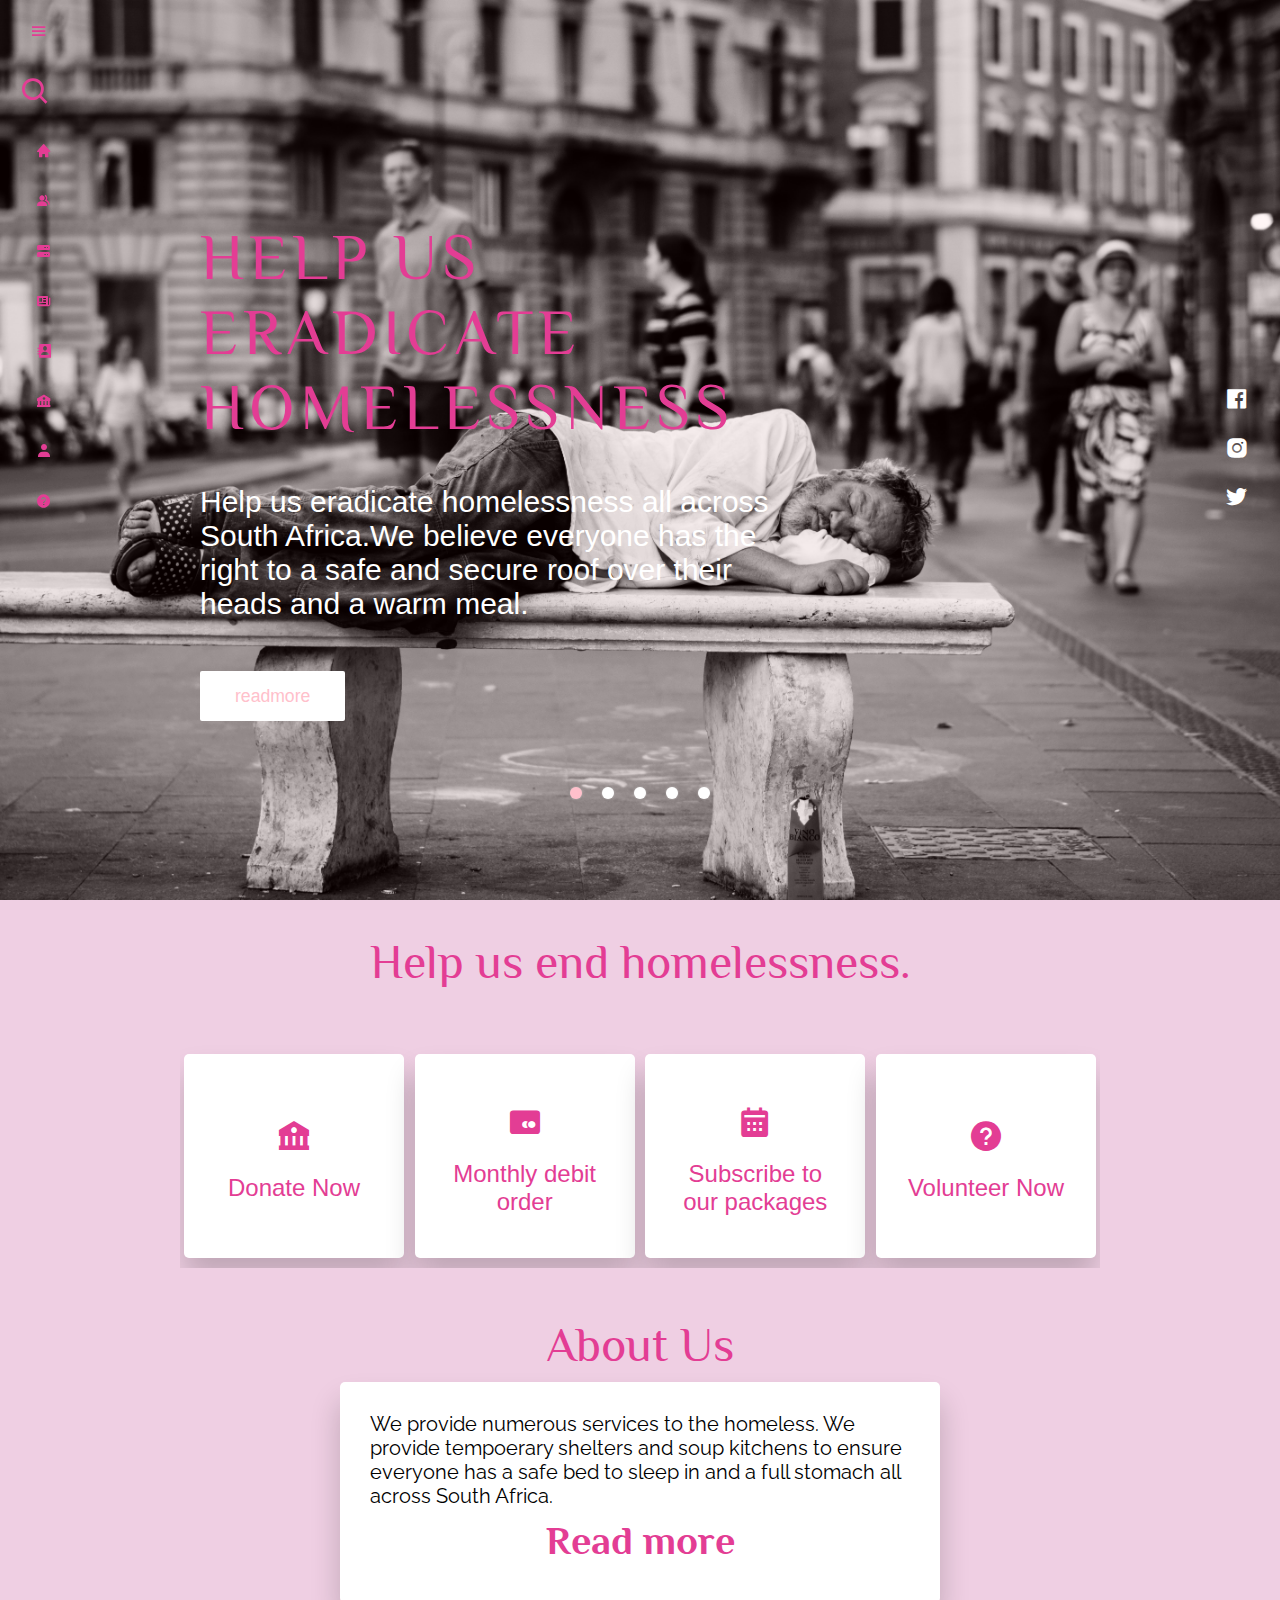
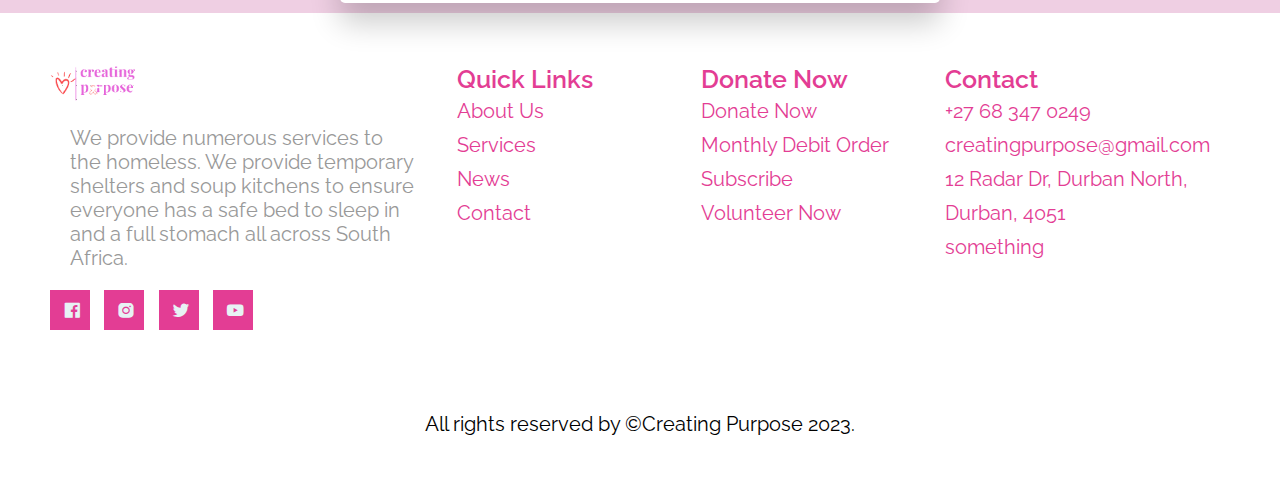
<file: index.html>
<!DOCTYPE html>
<html lang="en">
<head>
<meta charset="UTF-8">
<meta http-equiv="X-UA-Compatible" content="IE=edge">
<meta name="viewport" content="width=device-width, initial-scale=1.0">
<meta name="description" content="We provide numerous services to the homeless.
We provide temporary shelters and soup kitchens
to ensure everyone has a safe bed to sleep in and a 
full stomach all across South Africa.">
<title>Creating Purpose</title>
<link rel="stylesheet" href="index.css">
<!--linking the css to the html-->
<link href='https://unpkg.com/boxicons@2.1.4/css/boxicons.min.css' rel='stylesheet'>
<!--linking boxicons to the html-->
<link href="https://fonts.googleapis.com/css2?family=Philosopher:ital@1&display=swap" rel="stylesheet">
<!--linking the google fonts--> 
<link href="https://fonts.googleapis.com/css2?family=Raleway:wght@300&display=swap" rel="stylesheet">
<!--linking the google fonts-->
</head>
<body>
    <div class="sidebar">
        <div class="logo-content">
            <div class="logo">
                <div class="logo-logo">
                    <img src="IMAGES/logo.jpg">
                </div>
            </div>
            <!--the logo for the website-->
            <i class='bx bx-menu' id="btn"></i>
        </div>
        <ul class="nav-list">
            <li>
                    <i class='bx bx-search'></i>
                    <input type="text" placeholder="Search...">
                <span class="tooltip">Search</span>
            </li>
            <!--this is the search bar in the navigation bar-->
            <li>
                <a href="index.html">
                    <i class='bx bxs-home'></i>
                    <span class="links_name">Home</span>
                </a>
                <span class="tooltip">Home</span>
            </li>
            <!--this is the home button in the navigation bar-->
            <li>
                <a href="about.html">
                    <i class='bx bxs-group'></i>
                    <span class="links_name">About Us</span>
                </a>
                <span class="tooltip">About</span>
            </li>
            <!--this is the about button in the navigation bar-->
            <li>
                <a href="services.html">
                    <i class='bx bxs-server'></i>
                    <span class="links_name">Services</span>
                </a>
                <span class="tooltip">Services</span>
            </li>
            <!--this is the services button in the navigation bar-->
            <li>
                <a href="news.html">
                    <i class='bx bxs-news'></i>
                    <span class="links_name">News</span>
                </a>
                <span class="tooltip">News</span>
            </li>
            <!--this is the news button in the navigation bar-->
            <li>
                <a href="contact.html">
                    <i class='bx bxs-contact'></i>
                    <span class="links_name">Contact Us</span>
                </a>
                <span class="tooltip">Contact</span>
            </li>
            <!--this is the contact button in the navigation bar3-->
            <li>
                <a href="donations.html">
                    <i class='bx bxs-bank'></i>
                    <span class="links_name">Donate</span>
                </a>
                <span class="tooltip">Donate</span>
            </li>
            <!--this is the donations button for the naivigation bar-->
            <li>
                <a href="form.html">
                    <i class='bx bxs-user'></i>
                    <span class="links_name">Sign in</span>
                </a>
                <span class="tooltip">Sign in</span>
            </li>
            <!--this is the login form for the naviagtion bar-->
            <li>
                <a href="volunteer.html">
                    <i class='bx bxs-help-circle'></i>
                    <span class="links_name">Volunteer</span>
                </a>
                <span class="tooltip">Volunteer</span>
            </li>
        </ul>
    </div>
<!--the javascript for the side menu starts here-->
    <script>
        let btn = document.querySelector("#btn");
        let sidebar = document.querySelector(".sidebar");
        let searchBtn = document.querySelector("bx-search")
//using the query selector to link with the html
        btn.onclick = function() {
            sidebar.classList.toggle("active");
        }
        //using the onclick function to activate the menu
        searchBtn.onclick = function(){
            sidebar.classList.toggle("active");
        }
    </script>
    <!--the java script for the navigation ends here-->
    
    <!--the html code for the content in the home page starts from here-->
    <section class="home">
        <img src="IMAGES/background.jpg" class="img-slide active" alt="picture of a homeless man">
        <img src="IMAGES/slider2.jpg" class="img-slide" alt="man eating food">
        <img src="IMAGES/slider3.jpg" class="img-slide" alt="man sleeping outside">
        <img src="IMAGES/slider4.jpg" class="img-slide" alt="man with shopping cart">
        <img src="IMAGES/slider5.jpg" class="img-slide" alt="men working">
        <div class="content active">
            <h1>Help us eradicate <br> homelessness</h1>
            <p>
                Help us eradicate homelessness all across South Africa.We believe everyone has the right to
                a safe and secure roof over their heads and a warm meal.
            </p>
                 <a href="">readmore</a>
        </div>
        <div class="content">
            <h1>Restoring Dignity</h1>
            <p>
                We help the disadvantaged find their purpose in life and restore their dignity. We provide vinyl stickers 
                to ensure the homeless are independent.
            </p>
                 <a href="">readmore</a>
        </div>
        <div class="content">
            <h1>Providing daily needs</h1>
            <p>
                Creating Purpose provides the disadvantaged with shelters and a warm meal daily.
            </p>
                 <a href="">readmore</a>
        </div>
        <div class="content">
            <h1>Donate Today</h1>
            <p>
                Donate today or sign up to any of our subscriptions to help us accomplish our goal.
            </p>
                 <a href="">readmore</a>
        </div>
        <div class="content">
            <h1>Volunteer Today</h1>
            <p>
                Volunteering is an essential part in ending homelessness. Your skills are essential in accomplishing our goal.
            </p>
                 <a href="">readmore</a>
        </div>
        <div class="media-icons">
            <a href=""><i class='bx bxl-facebook-square'></i></a>
            <a href=""><i class='bx bxl-instagram-alt' ></i></a>
            <a href=""><i class='bx bxl-twitter' ></i></a>
        </div>
        <div class="slider-navigation">
            <div class="nav-btn active"></div>
            <div class="nav-btn"></div>
            <div class="nav-btn"></div>
            <div class="nav-btn"></div>
            <div class="nav-btn"></div>
        </div>
    </section>
    <script src="index.js"></script>

<div class="wrapper">
    <h1>Help us end homelessness.</h1>
    <p></p>
    <div class="content-box">
        <div class="card">
           <a href="donations.html">
               <i class='bx bxs-bank bx-md'></i>
               <h2>Donate Now</h2>
           </a>
        </div>
        <div class="card">
           <a href="donations.css">
               <i class='bx bxs-credit-card-alt bx-md'></i>
               <h2>Monthly debit order</h2>
           </a>
        </div>
        <div class="card">
            <a href="donations.html">
                <i class='bx bxs-calendar bx-md'></i>
                <h2>Subscribe to our packages</h2>
            </a>
        </div>
        <div class="card">
            <a href="volunteer.html">
                <i class='bx bxs-help-circle bx-md'></i>
                <h2>Volunteer Now</h2>
            </a>
        </div>
    </div>
</div>
<div class="about">
    <h1>About Us</h1>
    <div class="card1">
        <p>We provide numerous services to the homeless.
            We provide tempoerary shelters and soup kitchens
            to ensure everyone has a safe bed to sleep in and a 
            full stomach all across South Africa.
        </p>
        <div class="readmore">
            <a href="about.html">Read more</a>
        </div>
    </div>
</div>

<footer class="footer">
    <div class="footer-left">
        <img src="IMAGES/logo.jpg">
        <p>We provide numerous services to the homeless.
           We provide temporary shelters and soup kitchens
           to ensure everyone has a safe bed to sleep in and a 
           full stomach all across South Africa.
        </p>
        <div class="socials">
            <a href="#"><i class='bx bxl-facebook-square'></i></a>
            <a href="#"><i class='bx bxl-instagram-alt'></i></a>
            <a href="#"><i class='bx bxl-twitter'></i></a>
            <a href="#"><i class='bx bxl-youtube'></i></a>
        </div>
    </div>
    <ul class="footer-right">
        <li>
            <h2>Quick Links</h2>

            <ul class="box">
                <li><a href="about.html">About Us</a></li>
                <li><a href="services.html">Services</a></li>
                <li><a href="news.html">News</a></li>
                <li><a href="contact.html">Contact</a></li>
            </ul>
        </li>
        <li class="features">
           <h2>Donate Now</h2>

           <ul class="box">
            <li><a href="donations.html">Donate Now</a></li>
            <li><a href="donations.html">Monthly Debit Order</a></li>
            <li><a href="donations.html">Subscribe</a></li>
            <li><a href="volunteer.html">Volunteer Now</a></li>
           </ul>
        </li>
        <li>
           <h2>Contact</h2>

           <ul class="box">
            <li><a href="contact.html">+27 68 347 0249</a></li>
            <li><a href="contact.html">creatingpurpose@gmail.com</a></li>
            <li><a href="contact.html">12 Radar Dr, Durban North, Durban, 4051</a></li>
            <li><a href="contact.html">something</a></li>
           </ul>
        </li>
    </ul>
    <div class="footer-bottom">
        <p>All rights reserved by &copy;Creating Purpose 2023.</p>
    </div>
</footer>
</body>
</html>
</file>
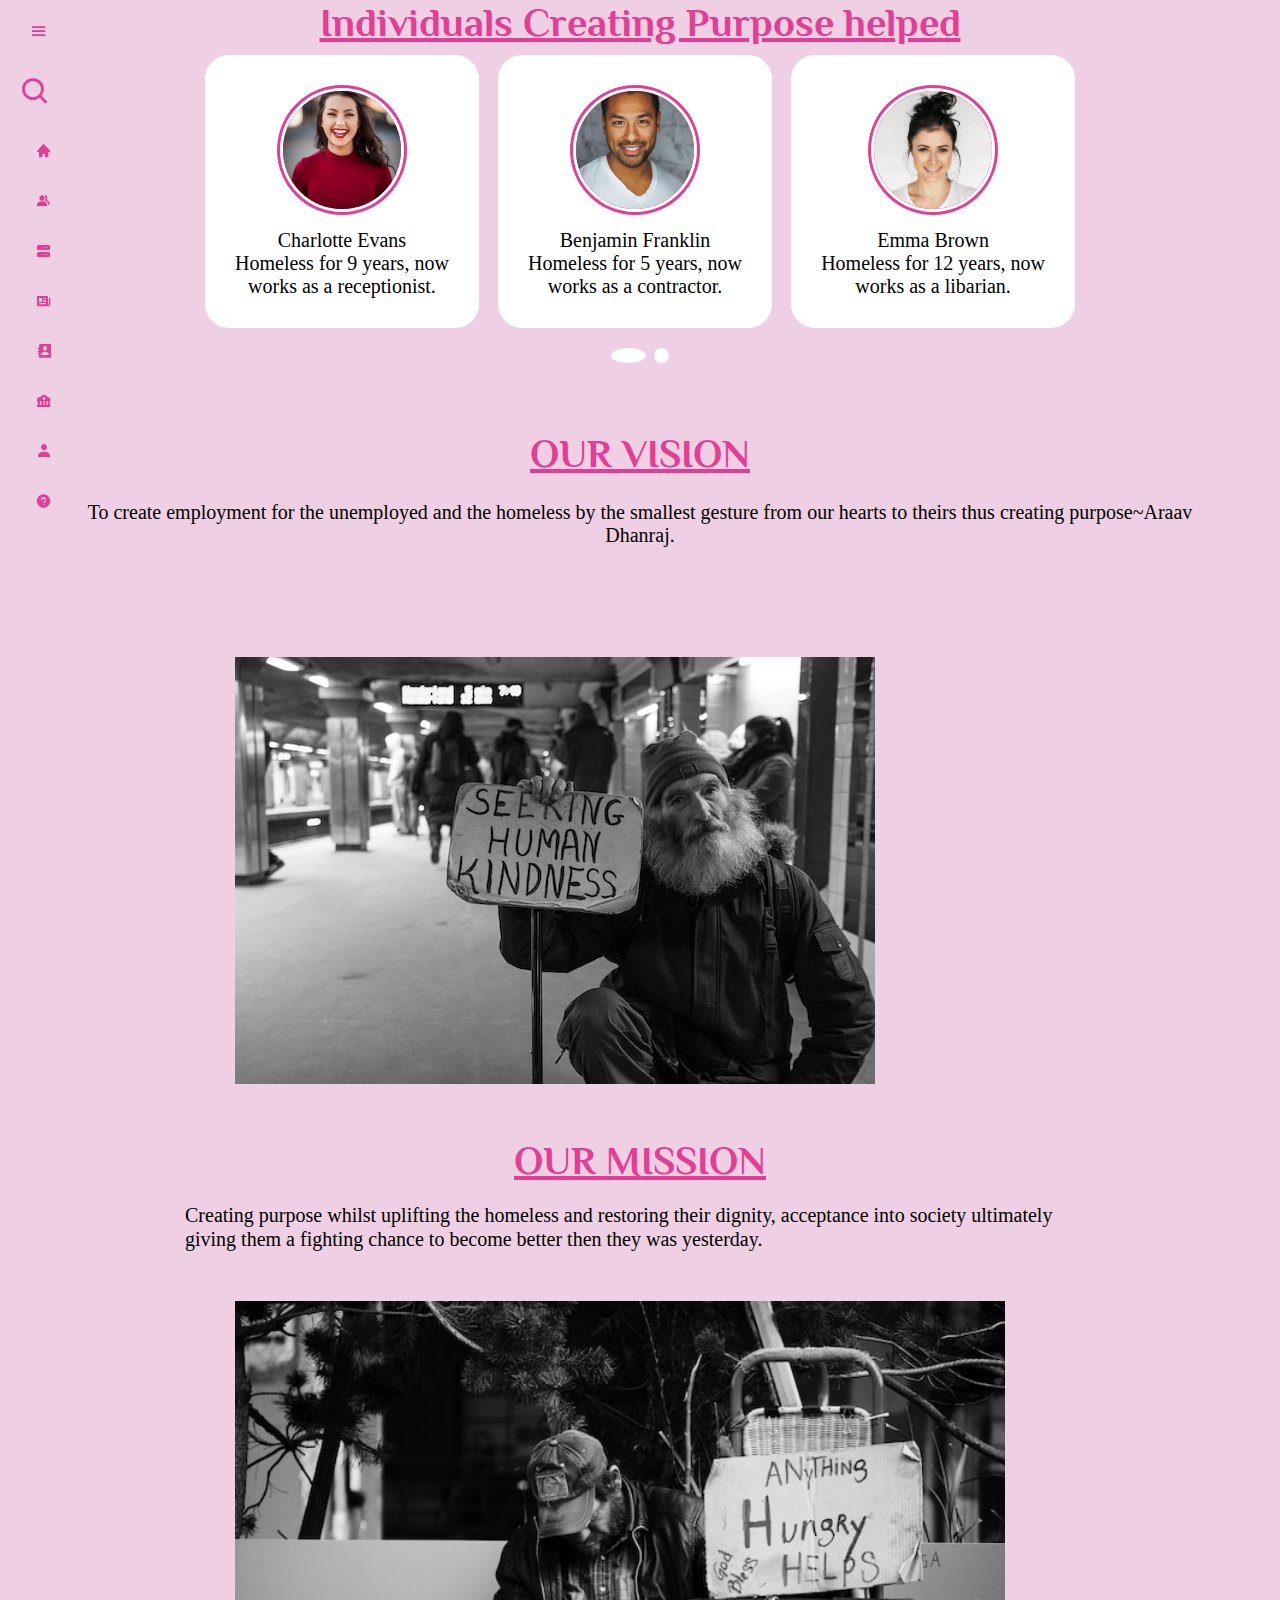
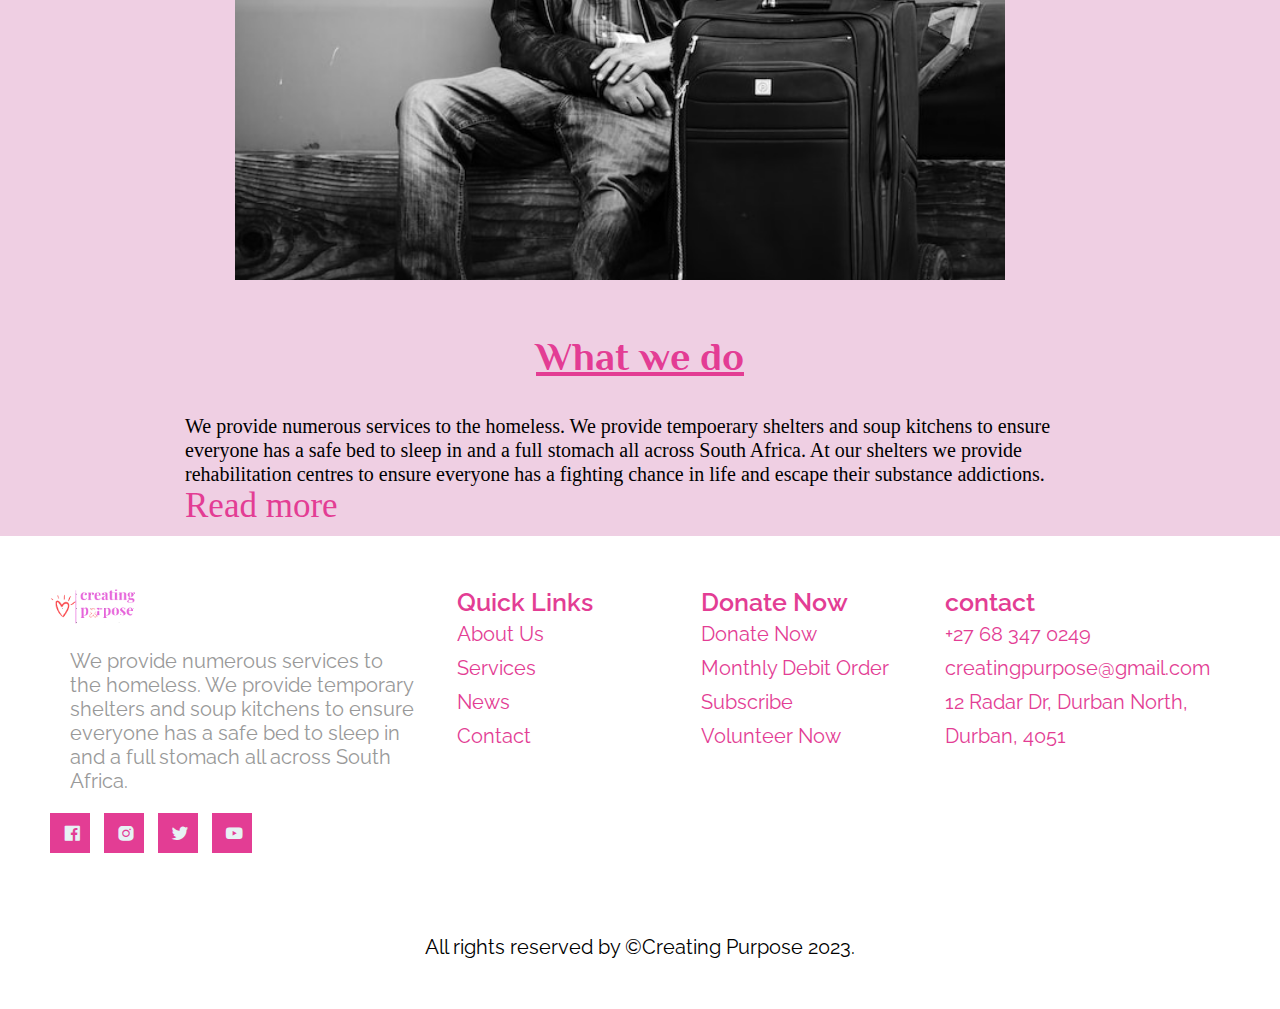
<file: about.html>
<!DOCTYPE html>
<html lang="en">
<head>
    <meta charset="UTF-8">
    <meta http-equiv="X-UA-Compatible" content="IE=edge">
    <meta name="viewport" content="width=device-width, initial-scale=1.0">
    <link href='https://unpkg.com/boxicons@2.1.4/css/boxicons.min.css' rel='stylesheet'>
    <link href="https://fonts.googleapis.com/css2?family=Philosopher:ital@1&display=swap" rel="stylesheet">
    <link href="https://fonts.googleapis.com/css2?family=Raleway:wght@300&display=swap" rel="stylesheet">
    <title> Creating Purpose-About Us</title>
    <link rel="stylesheet" href="about.css">
</head>
<body>
    <div class="sidebar">
        <div class="logo-content">
            <div class="logo">
                <div class="logo-logo">
                    <img src="IMAGES/logo.jpg">
                </div>
            </div>
            <!--the logo for the website-->
            <i class='bx bx-menu' id="btn"></i>
        </div>
        <ul class="nav-list">
            <li>
                    <i class='bx bx-search'></i>
                    <input type="text" placeholder="Search...">
                <span class="tooltip">Search</span>
            </li>
            <!--this is the search bar in the navigation bar-->
            <li>
                <a href="index.html">
                    <i class='bx bxs-home'></i>
                    <span class="links_name">Home</span>
                </a>
                <span class="tooltip">Home</span>
            </li>
            <!--this is the home button in the navigation bar-->
            <li>
                <a href="about.html">
                    <i class='bx bxs-group'></i>
                    <span class="links_name">About Us</span>
                </a>
                <span class="tooltip">About</span>
            </li>
            <!--this is the about button in the navigation bar-->
            <li>
                <a href="services.html">
                    <i class='bx bxs-server'></i>
                    <span class="links_name">Services</span>
                </a>
                <span class="tooltip">Services</span>
            </li>
            <!--this is the services button in the navigation bar-->
            <li>
                <a href="news.html">
                    <i class='bx bxs-news'></i>
                    <span class="links_name">News</span>
                </a>
                <span class="tooltip">News</span>
            </li>
            <!--this is the news button in the navigation bar-->
            <li>
                <a href="contact.html">
                    <i class='bx bxs-contact'></i>
                    <span class="links_name">Contact Us</span>
                </a>
                <span class="tooltip">Contact</span>
            </li>
            <!--this is the contact button in the navigation bar3-->
            <li>
                <a href="donations.html">
                    <i class='bx bxs-bank'></i>
                    <span class="links_name">Donate</span>
                </a>
                <span class="tooltip">Donate</span>
            </li>
            <!--this is the donations button for the naivigation bar-->
            <li>
                <a href="form.html">
                    <i class='bx bxs-user'></i>
                    <span class="links_name">Sign in</span>
                </a>
                <span class="tooltip">Sign in</span>
            </li>
            <!--this is the login form for the naviagtion bar-->
            <li>
                <a href="volunteer.html">
                    <i class='bx bxs-help-circle'></i>
                    <span class="links_name">Volunteer</span>
                </a>
                <span class="tooltip">Volunteer</span>
            </li>
        </ul>
    </div>
<!--the javascript for the side menu starts here-->
    <script>
        let btn = document.querySelector("#btn");
        let sidebar = document.querySelector(".sidebar");
        let searchBtn = document.querySelector("bx-search")
//using the query selector to link with the html
        btn.onclick = function() {
            sidebar.classList.toggle("active");
        }
        //using the onclick function to activate the menu
        searchBtn.onclick = function(){
            sidebar.classList.toggle("active");
        }
    </script>
    <!--the java script for the navigation ends here-->
    
    <h1>Individuals Creating Purpose helped</h1>
    <div class="container">
        <input type="radio" name="dot" id="one">
        <input type="radio" name="dot" id="two">
        <div class="main-cards">
            <div class="cards">
              <div class="card">
                <div class="content">
                    <div class="img">
                        <img src="IMAGES/aboutslide1.jpg" alt="lady">
                    </div>
                    <div class="details">
                        <div class="name">Charlotte Evans</div>
                        <div class="job">Homeless for 9 years, now <br> works as a receptionist.</div>
                    </div>
                </div>
              </div>
              <div class="card">
                <div class="content">
                    <div class="img">
                        <img src="IMAGES/aboutslide2.jpg" alt="man">
                    </div>
                    <div class="details">
                        <div class="name">Benjamin Franklin</div>
                        <div class="job">Homeless for 5 years, now <br> works as a contractor.</div>
                    </div>
                </div>
              </div>
              <div class="card">
                <div class="content">
                    <div class="img">
                        <img src="IMAGES/aboutslide3.jpg" alt="lady">
                    </div>
                    <div class="details">
                        <div class="name">Emma Brown</div>
                        <div class="job">Homeless for 12 years, now <br> works as a libarian.</div>
                    </div>
                </div>
              </div>
            </div>
            <div class="cards">
                <div class="card">
                  <div class="content">
                      <div class="img">
                          <img src="IMAGES/aboutslide4.jpg" alt="man">
                      </div>
                      <div class="details">
                          <div class="name">Noah Powell</div>
                          <div class="job">Homeless for 20 years, now <br> works as a waiter.</div>
                      </div>
                  </div>
                </div>
                <div class="card">
                  <div class="content">
                      <div class="img">
                          <img src="IMAGES/aboutslide5.jpg" alt="man">
                      </div>
                      <div class="details">
                          <div class="name">Oliver Twist</div>
                          <div class="job">Homeless for 15 years, now <br> owns a food truck.</div>
                      </div>
                  </div>
                </div>
                <div class="card">
                  <div class="content">
                      <div class="img">
                          <img src="IMAGES/aboutslide6.jpg" alt="man">
                      </div>
                      <div class="details">
                          <div class="name">Ethan Ackers</div>
                          <div class="job">Homeless for 25 years, now <br> works in a retail store.</div>
                      </div>
                  </div>
                </div>
              </div>
        </div>
        <div class="button">
            <label for="one" class="one active"></label>
            <label for="two" class="two"></label>
        </div>
    </div>
    <br>
    <div class="heading">
        <h1>OUR VISION</h1>
        <p>To create employment for the unemployed and the homeless
            by the smallest gesture from our hearts to theirs thus 
            creating purpose<span>~Araav Dhanraj.</span>
        </p>
    </div>
    <div class="container">
        <div class="about">
            <div class="about-image">
                <img src="/IMAGES/about.jpg" alt="man holding sign">
            </div>
    </div>
    <div class="about-content">
        <h2>OUR MISSION</h2>
        <p>Creating purpose whilst uplifting the 
            homeless and restoring their dignity, 
            acceptance into society ultimately 
            giving them a fighting chance to 
            become better then they was yesterday.
        </p>
        <div class="about-image">
            <img src="/IMAGES/about2.jpg">
        </div>
     <h3>What we do</h3>
     <p>We provide numerous services to the homeless.
        We provide tempoerary shelters and soup kitchens
        to ensure everyone has a safe bed to sleep in and a 
        full stomach all across South Africa. At our shelters 
        we provide rehabilitation centres to ensure everyone 
        has a fighting chance in life and escape their substance 
        addictions.
     </p>
     <div class="readmore">
        <a href="services.html">Read more</a>
     </div>
    </div>
  </div>
</div>

<footer class="footer">
    <div class="footer-left">
        <img src="IMAGES/logo.jpg" alt="man sleeping with suitcase">
        <p>We provide numerous services to the homeless.
           We provide temporary shelters and soup kitchens
           to ensure everyone has a safe bed to sleep in and a 
           full stomach all across South Africa.
        </p>
        <div class="socials">
            <a href="#"><i class='bx bxl-facebook-square'></i></a>
            <a href="#"><i class='bx bxl-instagram-alt'></i></a>
            <a href="#"><i class='bx bxl-twitter'></i></a>
            <a href="#"><i class='bx bxl-youtube'></i></a>
        </div>
    </div>
    <ul class="footer-right">
        <li>
            <h2>Quick Links</h2>

            <ul class="box">
                <li><a href="about.html">About Us</a></li>
                <li><a href="services.html">Services</a></li>
                <li><a href="news.html">News</a></li>
                <li><a href="contact.html">Contact</a></li>
            </ul>
        </li>
        <li class="features">
           <h2>Donate Now</h2>

           <ul class="box">
            <li><a href="donations.html">Donate Now</a></li>
            <li><a href="donations.html">Monthly Debit Order</a></li>
            <li><a href="donations.html">Subscribe</a></li>
            <li><a href="volunteer.html">Volunteer Now</a></li>
           </ul>
        </li>
        <li>
           <h2>contact</h2>

           <ul class="box">
            <li><a href="contact.html">+27 68 347 0249</a></li>
            <li><a href="contact.html">creatingpurpose@gmail.com</a></li>
            <li><a href="contact.html">12 Radar Dr, Durban North, Durban, 4051</a></li>
           </ul>
        </li>
    </ul>
    <div class="footer-bottom">
        <p>All rights reserved by &copy;Creating Purpose 2023.</p>
    </div>
</footer>
</body>
</html>
</file>
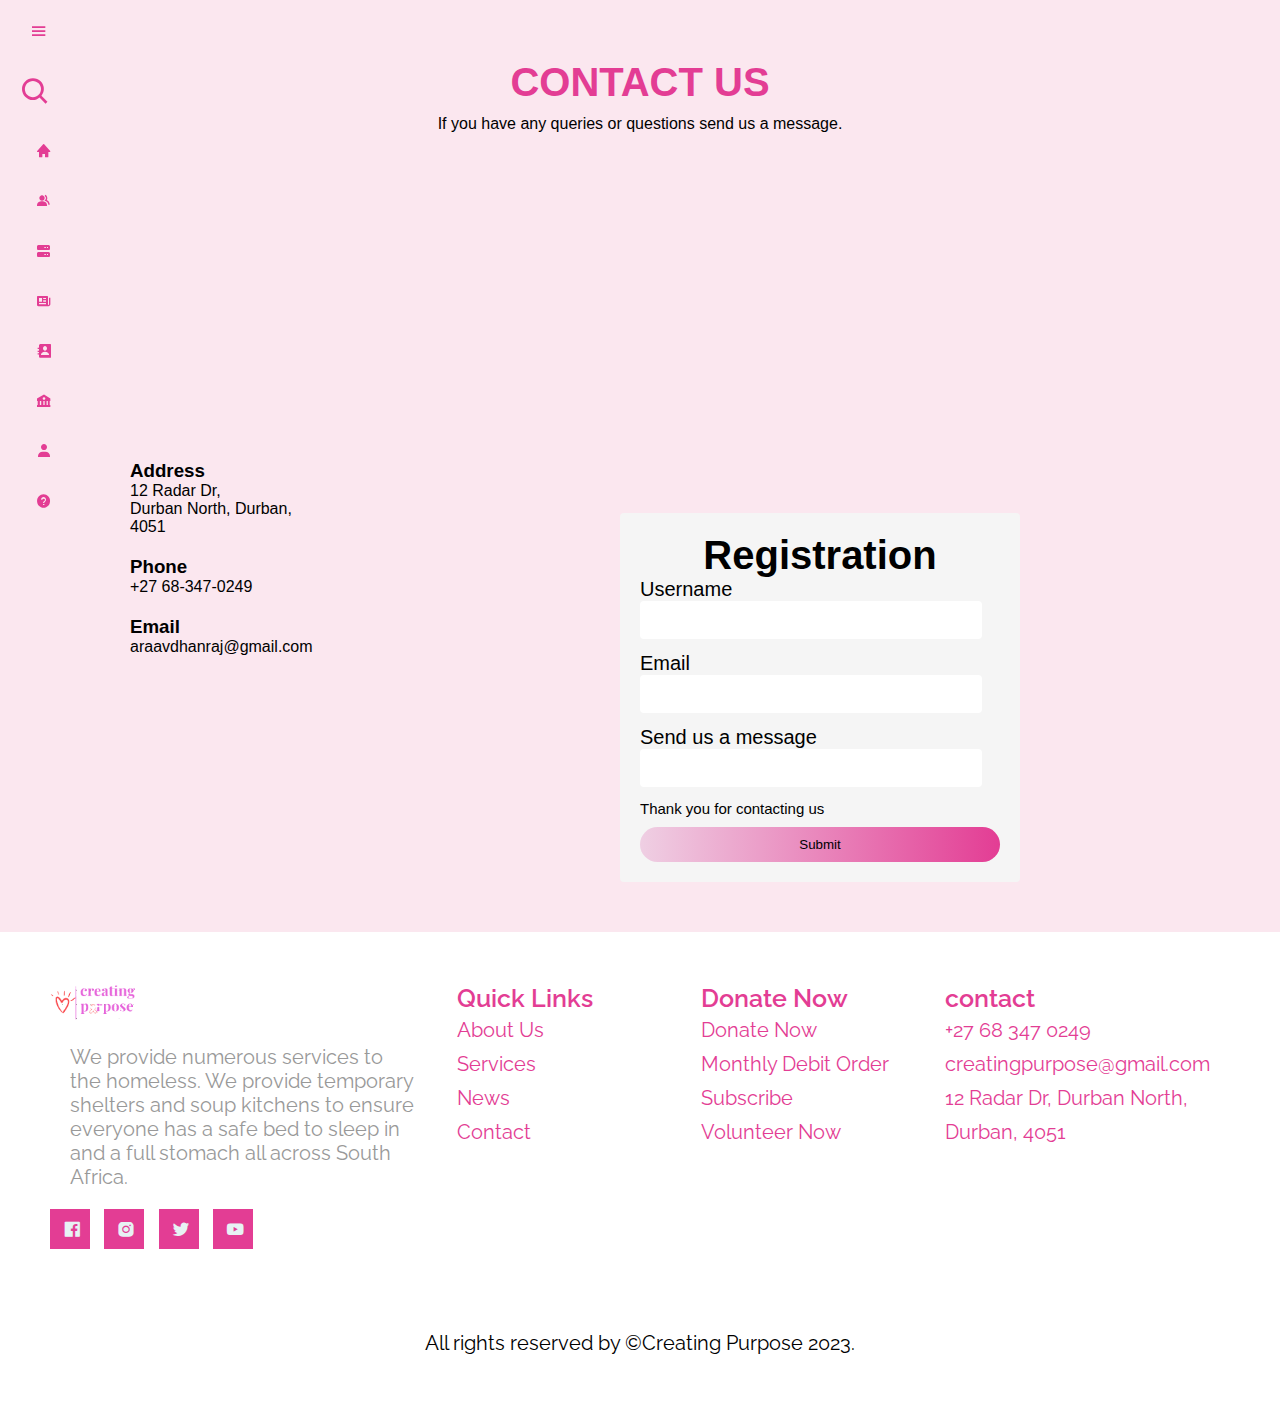
<file: contact.html>
<!DOCTYPE html>
<html lang="en">
<head>
	<meta charset="UTF-8">
	<meta http-equiv="X-UA-Compatible" content="IE=edge">
	<meta name="viewport" content="width=device-width, initial-scale=1.0">
	<link href='https://unpkg.com/boxicons@2.1.4/css/boxicons.min.css' rel='stylesheet'>
    <link href="https://fonts.googleapis.com/css2?family=Raleway:wght@300&display=swap" rel="stylesheet">
	<link rel="stylesheet" href="contact.css">
	<title>Creating Purpose-CONTACT US</title>
</head>
<style>
	body{
		background-color: rgba(251,231,239);
	}
</style>
<!--simple background color-->
<body>
	<div class="sidebar">
        <div class="logo-content">
            <div class="logo">
                <div class="logo-logo">
                    <img src="IMAGES/logo.jpg">
                </div>
            </div>
            <i class='bx bx-menu' id="btn"></i>
        </div>
        <ul class="nav-list">
            <li>
                    <i class='bx bx-search'></i>
                    <input type="text" placeholder="Search...">
                <span class="tooltip">Search</span>
            </li>
            <li>
                <a href="index.html">
                    <i class='bx bxs-home'></i>
                    <span class="links_name">Home</span>
                </a>
                <span class="tooltip">Home</span>
            </li>
            <li>
                <a href="about.html">
                    <i class='bx bxs-group'></i>
                    <span class="links_name">About Us</span>
                </a>
                <span class="tooltip">About</span>
            </li>
            <li>
                <a href="services.html">
                    <i class='bx bxs-server'></i>
                    <span class="links_name">Services</span>
                </a>
                <span class="tooltip">Services</span>
            </li>
            <li>
                <a href="news.html">
                    <i class='bx bxs-news'></i>
                    <span class="links_name">News</span>
                </a>
                <span class="tooltip">News</span>
            </li>
            <li>
                <a href="contact.html">
                    <i class='bx bxs-contact'></i>
                    <span class="links_name">Contact Us</span>
                </a>
                <span class="tooltip">Contact</span>
            </li>
            <li>
                <a href="donations.html">
                    <i class='bx bxs-bank'></i>
                    <span class="links_name">Donate</span>
                </a>
                <span class="tooltip">Donate</span>
            </li>
            <li>
                <a href="form.html">
                    <i class='bx bxs-user'></i>
                    <span class="links_name">Sign in</span>
                </a>
                <span class="tooltip">Sign in</span>
            </li>
            <li>
                <a href="volunteer.html">
                    <i class='bx bxs-help-circle'></i>
                    <span class="links_name">Volunteer</span>
                </a>
                <span class="tooltip">Volunteer</span>
            </li>
        </ul>
    </div>

    <script>
        let btn = document.querySelector("#btn");
        let sidebar = document.querySelector(".sidebar");
        let searchBtn = document.querySelector("bx-search")

        btn.onclick = function() {
            sidebar.classList.toggle("active");
        }
        searchBtn.onclick = function() {
            sidebar.classList.toggle("active");
        }
    </script>
<!--the html code for the navigationbar ends here-->	
<section class="contact">
	<div class="content">
		<h1>CONTACT US</h1>
		<p>If you have any queries or questions send us a message.</p>
	</div>
	<div class="container">
		<div class="contactInfo">
		<div class="box">
		<div class="icon"></div>
		<div class="text">
			<h3>Address</h3>
			<p>12 Radar Dr,<br> Durban North, Durban,<br> 4051</p>
		</div>
		 </div>
		 <div class="box">
			<div class="icon"></div>
			<div class="text">
				<h3>Phone</h3>
				<p>+27 68-347-0249</p>
		</div>
	</div>
	<div class="box">
		<div class="icon"></div>
		<div class="text">
			<h3>Email</h3>
			<p>araavdhanraj@gmail.com</p>
		</div>
    </div>
	</div>
	<!--contact information ends here-->
    <div class="container">
        <form action="/" id="form">
            <h1>Registration</h1>
            <div class="input-control">
                <label for="username">Username</label>
                <input id="username" name="username" type="text">
                <div class="error"></div>
            </div>
            <div class="input-control">
                <label for="email">Email</label>
                <input id="email" name="email" type="text">
                <div class="error"></div>
            </div>
            <div class="input-control">
                <label for="password">Send us a message</label>
                <input id="password" name="password" type="textbox">
                <div class="error"></div>
            </div>
            <span>Thank you for contacting us</span>
            <button type="submit">Submit</button>
        </form>
  </div>
</section>
<script src="conatct.js"></script>

<footer class="footer">
    <div class="footer-left">
        <img src="IMAGES/logo.jpg">
        <p>We provide numerous services to the homeless.
           We provide temporary shelters and soup kitchens
           to ensure everyone has a safe bed to sleep in and a 
           full stomach all across South Africa.
        </p>
        <div class="socials">
            <a href="#"><i class='bx bxl-facebook-square'></i></a>
            <a href="#"><i class='bx bxl-instagram-alt'></i></a>
            <a href="#"><i class='bx bxl-twitter'></i></a>
            <a href="#"><i class='bx bxl-youtube'></i></a>
        </div>
    </div>
    <ul class="footer-right">
        <li>
            <h2>Quick Links</h2>

            <ul class="box">
                <li><a href="about.html">About Us</a></li>
                <li><a href="services.html">Services</a></li>
                <li><a href="news.html">News</a></li>
                <li><a href="contact.html">Contact</a></li>
            </ul>
        </li>
        <li class="features">
           <h2>Donate Now</h2>

           <ul class="box">
            <li><a href="donations.html">Donate Now</a></li>
            <li><a href="donations.html">Monthly Debit Order</a></li>
            <li><a href="donations.html">Subscribe</a></li>
            <li><a href="volunteer.html">Volunteer Now</a></li>
           </ul>
        </li>
        <li>
           <h2>contact</h2>

           <ul class="box">
            <li><a href="contact.html">+27 68 347 0249</a></li>
            <li><a href="contact.html">creatingpurpose@gmail.com</a></li>
            <li><a href="contact.html">12 Radar Dr, Durban North, Durban, 4051</a></li>
           </ul>
        </li>
    </ul>
    <div class="footer-bottom">
        <p>All rights reserved by &copy;Creating Purpose 2023.</p>
    </div>
</footer>
</body>
</html>
</file>
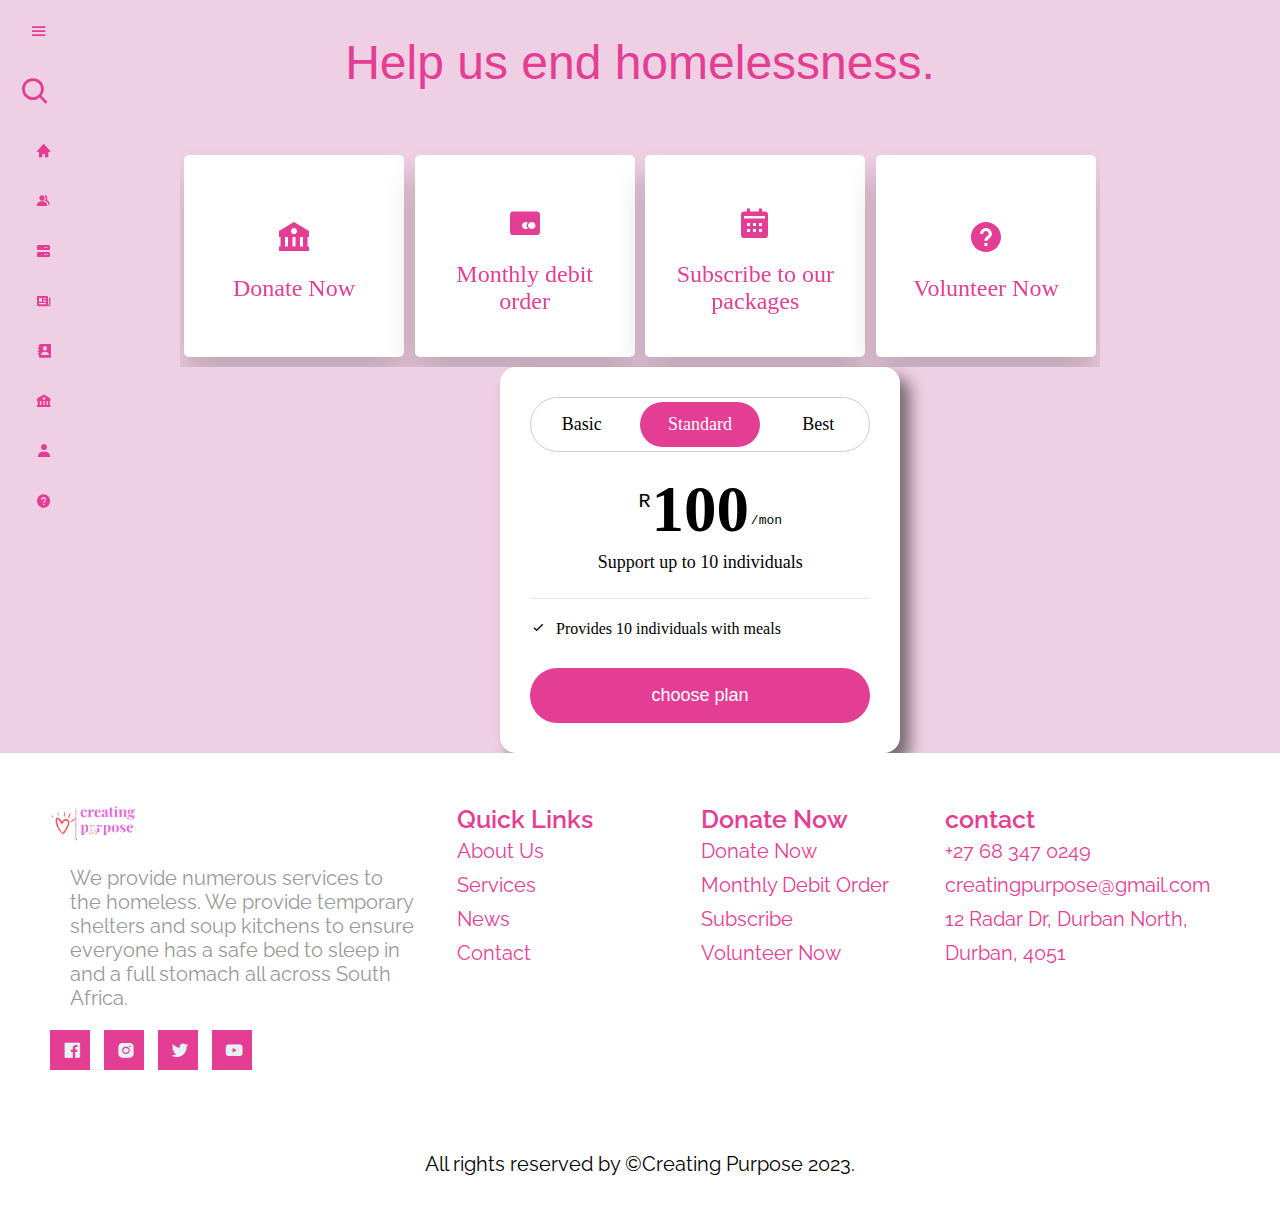
<file: donations.html>
<!DOCTYPE html>
<html lang="en">
<head>
    <meta charset="UTF-8">
    <meta http-equiv="X-UA-Compatible" content="IE=edge">
    <meta name="viewport" content="width=device-width, initial-scale=1.0">
    <link href='https://unpkg.com/boxicons@2.1.4/css/boxicons.min.css' rel='stylesheet'>
    <link href="https://fonts.googleapis.com/css2?family=Raleway:wght@300&display=swap" rel="stylesheet">
    <link rel="stylesheet" href="donations.css">
    <title>Creating Purpose-Donate</title>
</head>
<body>
    <div class="sidebar">
        <div class="logo-content">
            <div class="logo">
                <div class="logo-logo">
                    <img src="IMAGES/logo.jpg">
                </div>
            </div>
            <i class='bx bx-menu' id="btn"></i>
        </div>
        <ul class="nav-list">
            <li>
                    <i class='bx bx-search'></i>
                    <input type="text" placeholder="Search...">
                <span class="tooltip">Search</span>
            </li>
            <li>
                <a href="index.html">
                    <i class='bx bxs-home'></i>
                    <span class="links_name">Home</span>
                </a>
                <span class="tooltip">Home</span>
            </li>
            <li>
                <a href="about.html">
                    <i class='bx bxs-group'></i>
                    <span class="links_name">About Us</span>
                </a>
                <span class="tooltip">About</span>
            </li>
            <li>
                <a href="services.html">
                    <i class='bx bxs-server'></i>
                    <span class="links_name">Services</span>
                </a>
                <span class="tooltip">Services</span>
            </li>
            <li>
                <a href="news.html">
                    <i class='bx bxs-news'></i>
                    <span class="links_name">News</span>
                </a>
                <span class="tooltip">News</span>
            </li>
            <li>
                <a href="contact.html">
                    <i class='bx bxs-contact'></i>
                    <span class="links_name">Contact Us</span>
                </a>
                <span class="tooltip">Contact</span>
            </li>
            <li>
                <a href="donations.html">
                    <i class='bx bxs-bank'></i>
                    <span class="links_name">Donate</span>
                </a>
                <span class="tooltip">Donate</span>
            </li>
            <li>
                <a href="form.html">
                    <i class='bx bxs-user'></i>
                    <span class="links_name">Sign in</span>
                </a>
                <span class="tooltip">Sign in</span>
            </li>
            <li>
                <a href="volunteer.html">
                    <i class='bx bxs-help-circle'></i>
                    <span class="links_name">Volunteer</span>
                </a>
                <span class="tooltip">Volunteer</span>
            </li>
        </ul>
    </div>

    <script>
        let btn = document.querySelector("#btn");
        let sidebar = document.querySelector(".sidebar");
        let searchBtn = document.querySelector("bx-search")

        btn.onclick = function() {
            sidebar.classList.toggle("active");
        }
        searchBtn.onclick = function() {
            sidebar.classList.toggle("active");
        }
    </script> 

<div class="wrapper">
    <h1>Help us end homelessness.</h1>
    <p></p>
    <div class="content-box">
        <div class="card">
           <a href="donations.html">
               <i class='bx bxs-bank bx-md'></i>
               <h2>Donate Now</h2>
           </a>
        </div>
        <div class="card">
           <a href="donations.css">
               <i class='bx bxs-credit-card-alt bx-md'></i>
               <h2>Monthly debit order</h2>
           </a>
        </div>
        <div class="card">
            <a href="donations.html">
                <i class='bx bxs-calendar bx-md'></i>
                <h2>Subscribe to our packages</h2>
            </a>
        </div>
        <div class="card">
            <a href="form.html">
                <i class='bx bxs-help-circle bx-md'></i>
                <h2>Volunteer Now</h2>
            </a>
        </div>
    </div>
</div>

<div class="subscribe">
    <input type="radio" name="slider" id="tab-1">
    <input type="radio" name="slider" id="tab-2" checked>
    <input type="radio" name="slider" id="tab-3">
  <header>
    <label for="tab-1" class="tab-1">Basic</label>
    <label for="tab-2" class="tab-2">Standard</label>
    <label for="tab-3" class="tab-3">Best</label>
    <div class="slider"></div>
  </header>
  <div class="cards-area">
    <div class="cards">
        <div class="row row-1">
            <div class="pricing-details">
                <span>20</span>
                <p>Support up to 2 individuals</p>
            </div>
            <ul class="features">
                <li><i class='bx bx-check'></i><span>Provides 2 individuals with meals</span></li>
            </ul>
        </div>
        <div class="row">
            <div class="pricing-details">
                <span>100</span>
                <p>Support up to 10 individuals</p>
            </div>
            <ul class="features">
                <li><i class='bx bx-check'></i><span>Provides 10 individuals with meals</span></li>
        </div>
        <div class="row">
            <div class="pricing-details">
                <span>50</span>
                <p>Support up to 5 individuals</p>
            </div>
            <ul class="features">
                <li><i class='bx bx-check'></i><span>Provides 5 individualswith meals</span></li>
            </ul>
        </div>
    </div>
  </div>
  <button>choose plan</button>
</div>

<footer class="footer">
    <div class="footer-left">
        <img src="IMAGES/logo.jpg">
        <p>We provide numerous services to the homeless.
           We provide temporary shelters and soup kitchens
           to ensure everyone has a safe bed to sleep in and a 
           full stomach all across South Africa.
        </p>
        <div class="socials">
            <a href="#"><i class='bx bxl-facebook-square'></i></a>
            <a href="#"><i class='bx bxl-instagram-alt'></i></a>
            <a href="#"><i class='bx bxl-twitter'></i></a>
            <a href="#"><i class='bx bxl-youtube'></i></a>
        </div>
    </div>
    <ul class="footer-right">
        <li>
            <h2>Quick Links</h2>

            <ul class="box">
                <li><a href="about.html">About Us</a></li>
                <li><a href="services.html">Services</a></li>
                <li><a href="news.html">News</a></li>
                <li><a href="contact.html">Contact</a></li>
            </ul>
        </li>
        <li class="features">
           <h2>Donate Now</h2>

           <ul class="box">
            <li><a href="donations.html">Donate Now</a></li>
            <li><a href="donations.html">Monthly Debit Order</a></li>
            <li><a href="donations.html">Subscribe</a></li>
            <li><a href="volunteer.html">Volunteer Now</a></li>
           </ul>
        </li>
        <li>
           <h2>contact</h2>

           <ul class="box">
            <li><a href="contact.html">+27 68 347 0249</a></li>
            <li><a href="contact.html">creatingpurpose@gmail.com</a></li>
            <li><a href="contact.html">12 Radar Dr, Durban North, Durban, 4051</a></li>
           </ul>
        </li>
    </ul>
    <div class="footer-bottom">
        <p>All rights reserved by &copy;Creating Purpose 2023.</p>
    </div>
</footer>
</body>
</html>
</file>
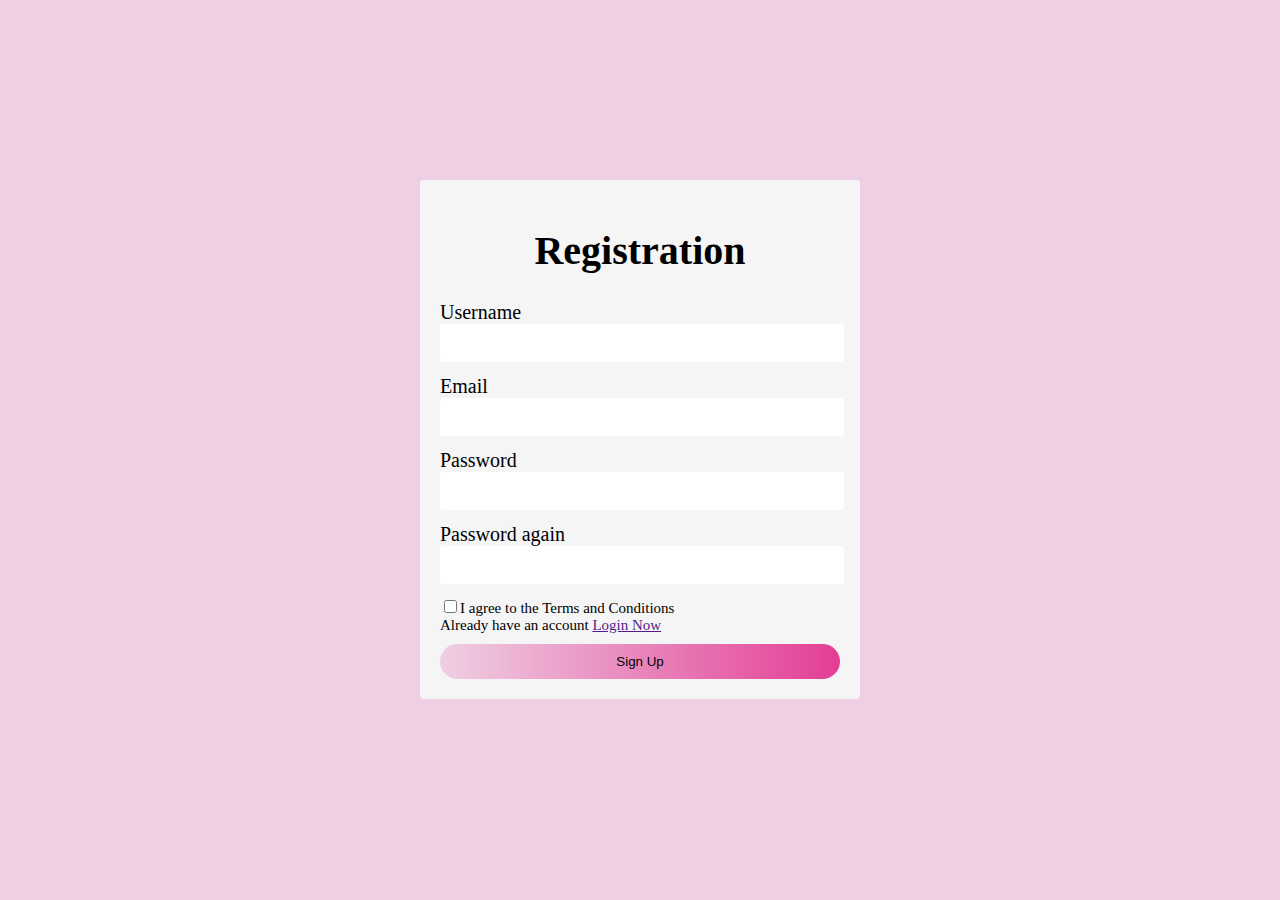
<file: form.html>
<!DOCTYPE html>
<html lang="en">
<head>
    <meta charset="UTF-8">
    <meta name="viewport" content="width=device-width, initial-scale=1.0">
    <title>Creating Purpose-Sign In</title>
    <link rel="stylesheet" href="form.css">
    <script defer src="form.js"></script>
</head>
<body>
    <div class="container">
        <form action="/" id="form">
            <h1>Registration</h1>
            <div class="input-control">
                <label for="username">Username</label>
                <input id="username" name="username" type="text">
                <div class="error"></div>
            </div>
            <div class="input-control">
                <label for="email">Email</label>
                <input id="email" name="email" type="text">
                <div class="error"></div>
            </div>
            <div class="input-control">
                <label for="password">Password</label>
                <input id="password" name="password" type="password">
                <div class="error"></div>
            </div>
            <div class="input-control">
                <label for="password">Password again</label>
                <input id="password2" name="password2" type="password">
                <div class="error"></div>
            </div>
            <input type="checkbox" class="checkbox"><span>I agree to the Terms and Conditions</span>
            <br>
             <span>Already have an account <a href="">Login Now</a></span>
            <button type="submit">Sign Up</button>
        </form>
    </div>
</body>
</html>
</file>
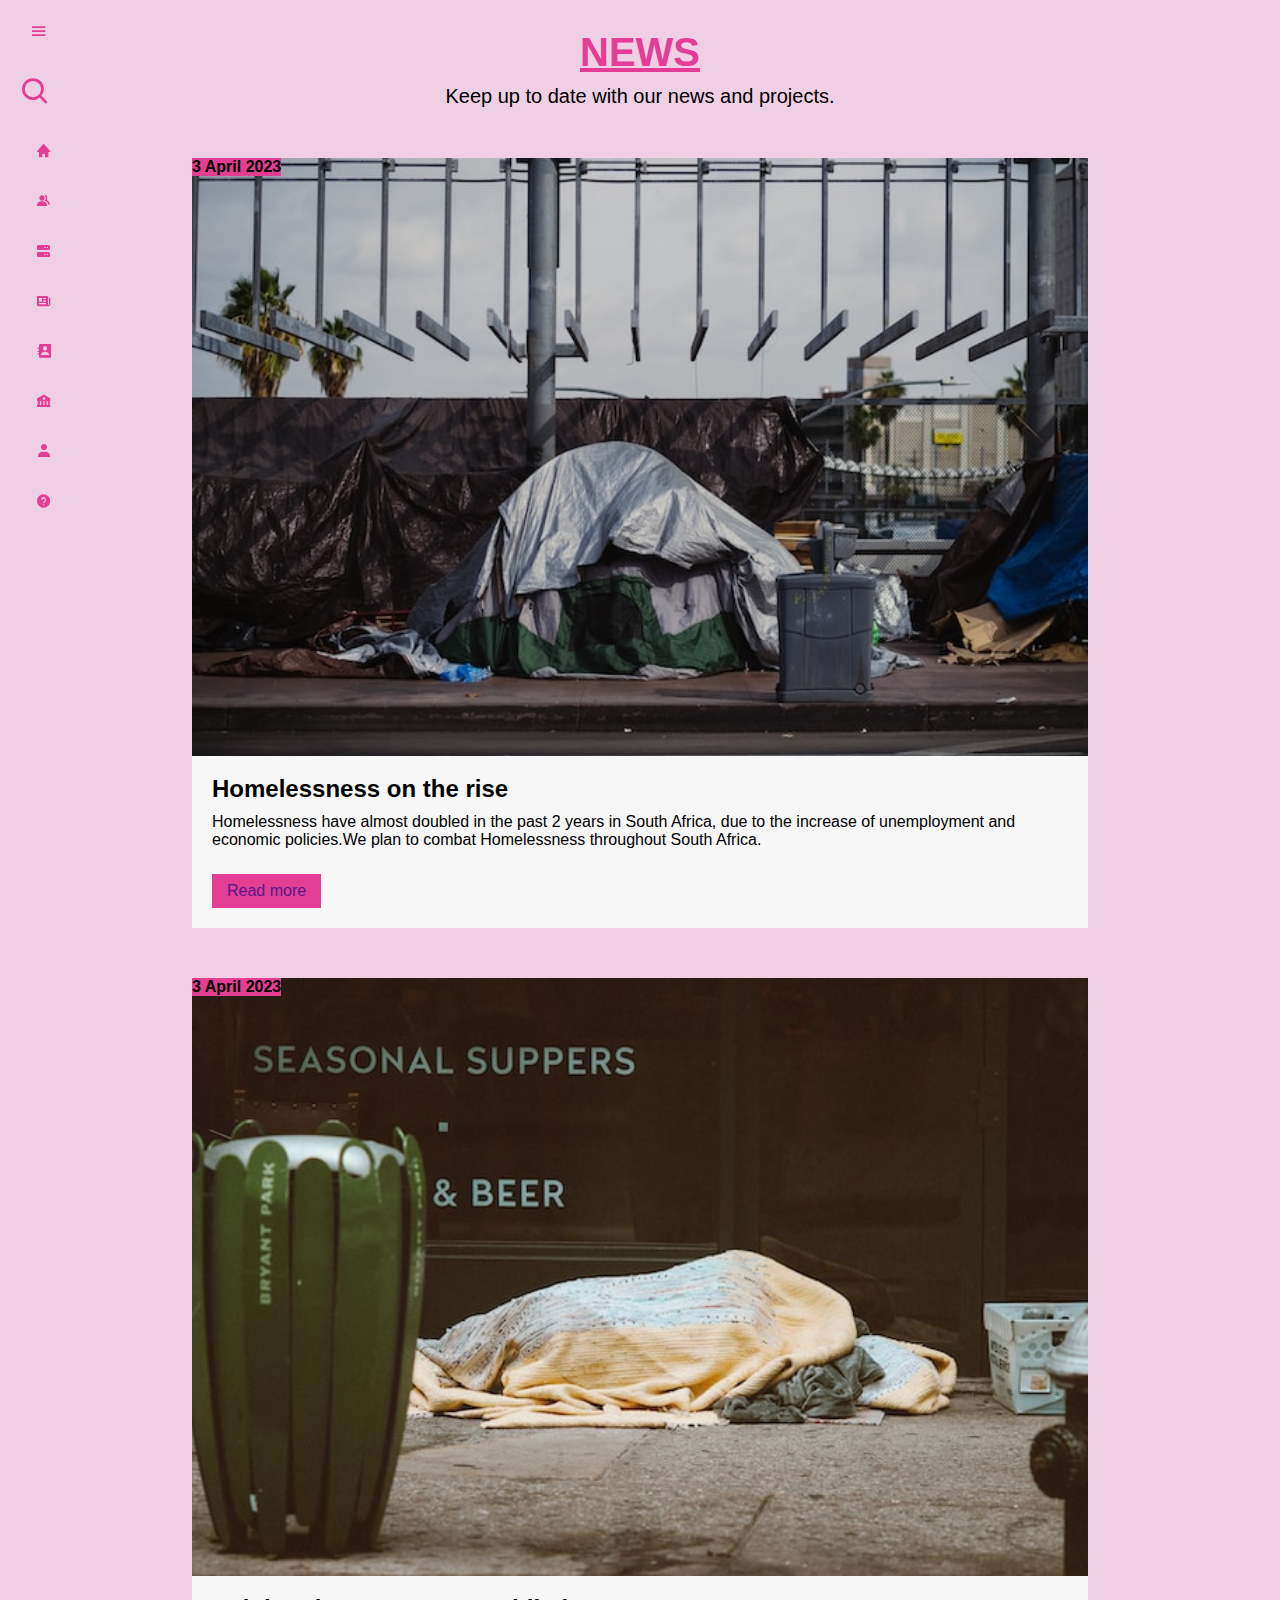
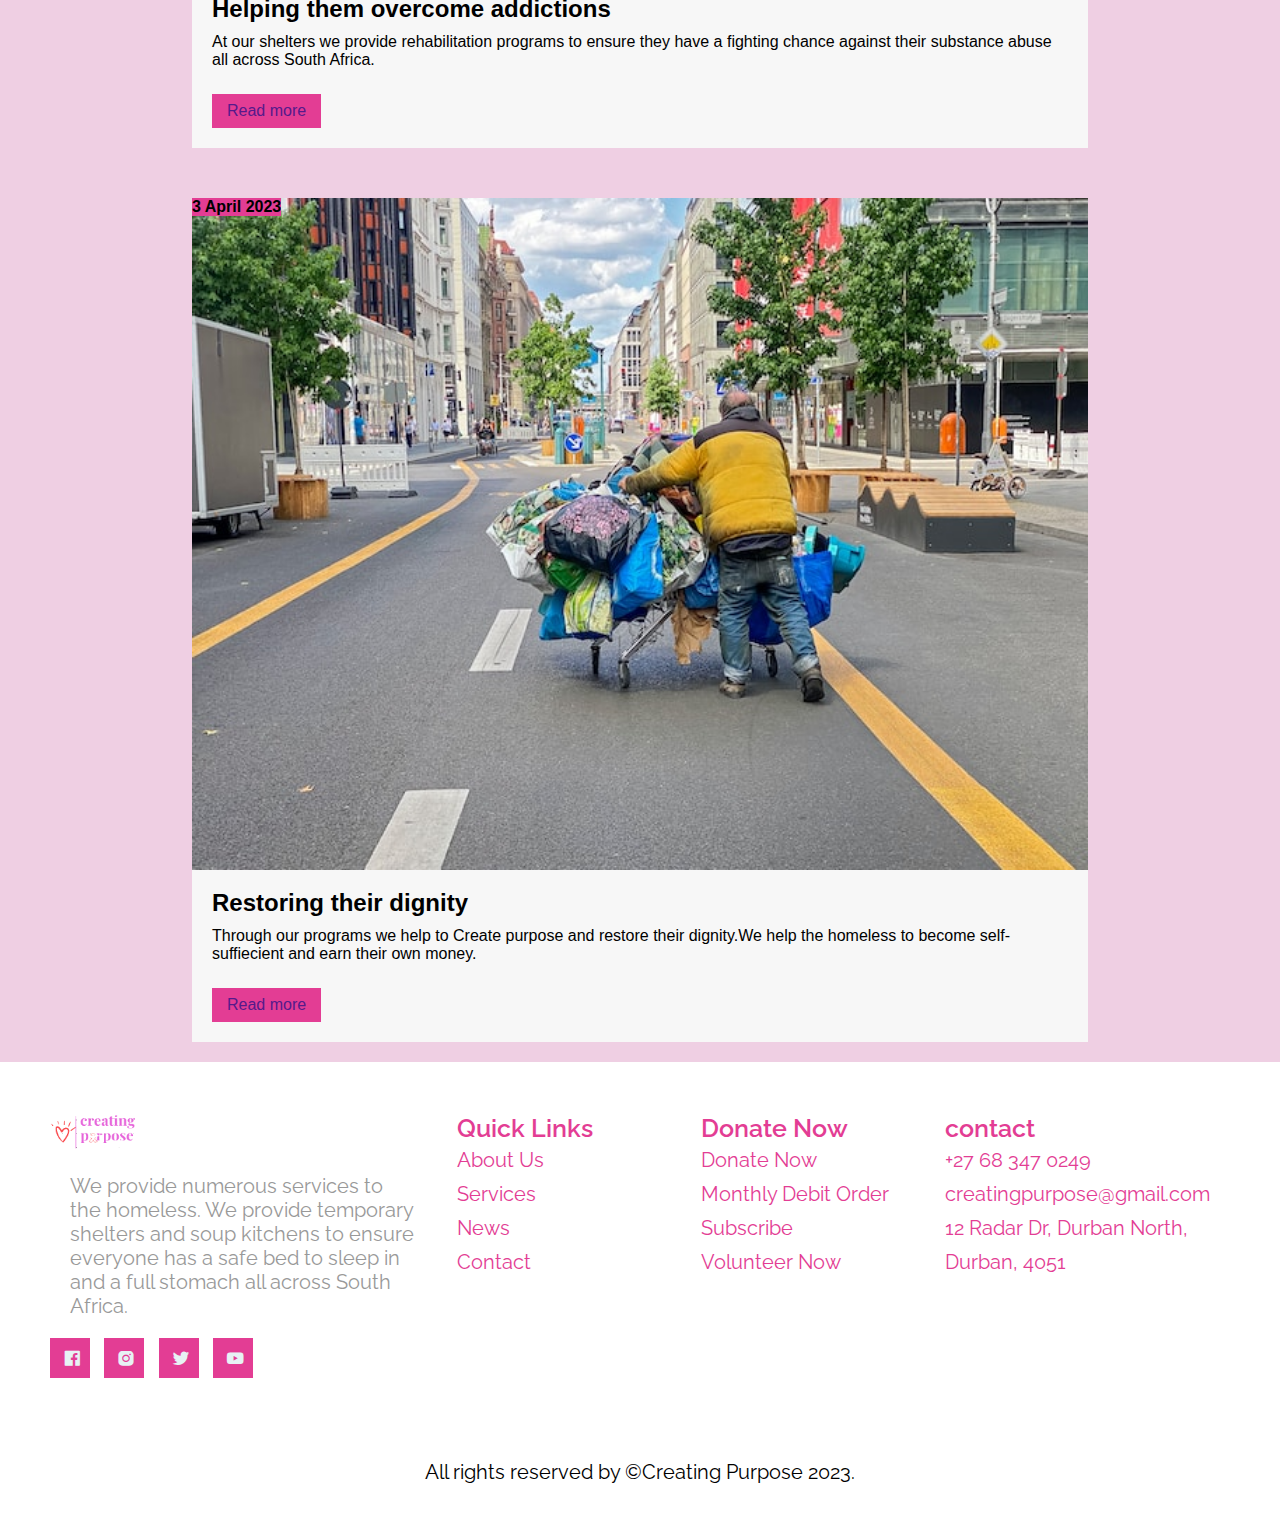
<file: news.html>
<!DOCTYPE html>
<html lang="en">
<head>
    <meta charset="UTF-8">
    <meta http-equiv="X-UA-Compatible" content="IE=edge">
    <meta name="viewport" content="width=device-width, initial-scale=1.0">
    <link href='https://unpkg.com/boxicons@2.1.4/css/boxicons.min.css' rel='stylesheet'>
    <link href="https://fonts.googleapis.com/css2?family=Raleway:wght@300&display=swap" rel="stylesheet">
    <link rel="stylesheet" href="news.css">
    <title>Creating Purpose-News</title>
</head>
<body>
    <div class="sidebar">
        <div class="logo-content">
            <div class="logo">
                <div class="logo-logo">
                    <img src="IMAGES/logo.jpg">
                </div>
            </div>
            <i class='bx bx-menu' id="btn"></i>
        </div>
        <ul class="nav-list">
            <li>
                    <i class='bx bx-search'></i>
                    <input type="text" placeholder="Search...">
                <span class="tooltip">Search</span>
            </li>
            <li>
                <a href="index.html">
                    <i class='bx bxs-home'></i>
                    <span class="links_name">Home</span>
                </a>
                <span class="tooltip">Home</span>
            </li>
            <li>
                <a href="about.html">
                    <i class='bx bxs-group'></i>
                    <span class="links_name">About Us</span>
                </a>
                <span class="tooltip">About</span>
            </li>
            <li>
                <a href="services.html">
                    <i class='bx bxs-server'></i>
                    <span class="links_name">Services</span>
                </a>
                <span class="tooltip">Services</span>
            </li>
            <li>
                <a href="news.html">
                    <i class='bx bxs-news'></i>
                    <span class="links_name">News</span>
                </a>
                <span class="tooltip">News</span>
            </li>
            <li>
                <a href="contact.html">
                    <i class='bx bxs-contact'></i>
                    <span class="links_name">Contact Us</span>
                </a>
                <span class="tooltip">Contact</span>
            </li>
            <li>
                <a href="donations.html">
                    <i class='bx bxs-bank'></i>
                    <span class="links_name">Donate</span>
                </a>
                <span class="tooltip">Donate</span>
            </li>
            <li>
                <a href="form.html">
                    <i class='bx bxs-user'></i>
                    <span class="links_name">Sign in</span>
                </a>
                <span class="tooltip">Sign in</span>
            </li>
            <li>
                <a href="volunteer.html">
                    <i class='bx bxs-help-circle'></i>
                    <span class="links_name">Volunteer</span>
                </a>
                <span class="tooltip">Volunteer</span>
            </li>
        </ul>
    </div>

    <script>
        let btn = document.querySelector("#btn");
        let sidebar = document.querySelector(".sidebar");
        let searchBtn = document.querySelector("bx-search")

        btn.onclick = function() {
            sidebar.classList.toggle("active");
        }
        searchBtn.onclick = function() {
            sidebar.classList.toggle("active");
        }
    </script>
<!--html for the navigationbar-->

<!--the news conontent starts from here-->
<div class="newsSection">
    <div class="section-content">
        <div class="title">
            <h1>NEWS</h1>
            <p>Keep up to date with our news and projects.</p>
        </div>
        <div class="cards">
            <div class="card">
                <div class="images">
                    <img src="/IMAGES/news1.jpg" alt="tent">
                </div>
                <div class="article">
                    <h3>Homelessness on the rise</h3>
                    <p>Homelessness have almost doubled in 
                       the past 2 years in South Africa,
                       due to the increase of unemployment and 
                       economic policies.We plan to combat 
                       Homelessness throughout South Africa.
                    </p>
                </div>
                <div class="blogInfo">
                    <a href="" class="read-more">Read more</a>
                </div>
                <div class="posted">
                    <p>3 April 2023</p>
<!--this is the code of what the cards consist of-->
                </div>
            </div>
            <div class="card">
                <div class="images">
                    <img src="/IMAGES/news2.jpg" alt="man sleeping outside">
                </div>
                <div class="article">
                    <h3>Helping them overcome addictions</h3>
                    <p>At our shelters we provide rehabilitation
                       programs to ensure they have a fighting chance 
                       against their substance abuse all across 
                       South Africa.
                    </p>
                </div>
                <div class="blogInfo">
                    <a href="" class="read-more">Read more</a>
                </div>
                <div class="posted">
                    <p>3 April 2023</p>
                </div>
            </div>
            <div class="card">
                <div class="images">
                    <img src="/IMAGES/news3.jpg" alt="man pushing shopping cart">
                </div>
                <div class="article">
                    <h3>Restoring their dignity</h3>
                    <p>Through our programs we help to 
                       Create purpose and restore their
                       dignity.We help the homeless to 
                       become self-suffiecient and earn
                       their own money.
                    </p>
                </div>
                <div class="blogInfo">
                    <a href="" class="read-more">Read more</a>
                </div>
                <div class="posted">
                    <p>3 April 2023</p>
                </div>
            </div>
        </div>
    </div>
</div>

<footer class="footer">
    <div class="footer-left">
        <img src="IMAGES/logo.jpg">
        <p>We provide numerous services to the homeless.
           We provide temporary shelters and soup kitchens
           to ensure everyone has a safe bed to sleep in and a 
           full stomach all across South Africa.
        </p>
        <div class="socials">
            <a href="#"><i class='bx bxl-facebook-square'></i></a>
            <a href="#"><i class='bx bxl-instagram-alt'></i></a>
            <a href="#"><i class='bx bxl-twitter'></i></a>
            <a href="#"><i class='bx bxl-youtube'></i></a>
        </div>
    </div>
    <ul class="footer-right">
        <li>
            <h2>Quick Links</h2>

            <ul class="box">
                <li><a href="about.html">About Us</a></li>
                <li><a href="services.html">Services</a></li>
                <li><a href="news.html">News</a></li>
                <li><a href="contact.html">Contact</a></li>
            </ul>
        </li>
        <li class="features">
           <h2>Donate Now</h2>

           <ul class="box">
            <li><a href="donations.html">Donate Now</a></li>
            <li><a href="donations.html">Monthly Debit Order</a></li>
            <li><a href="donations.html">Subscribe</a></li>
            <li><a href="volunteer.html">Volunteer Now</a></li>
           </ul>
        </li>
        <li>
           <h2>contact</h2>

           <ul class="box">
            <li><a href="contact.html">+27 68 347 0249</a></li>
            <li><a href="contact.html">creatingpurpose@gmail.com</a></li>
            <li><a href="contact.html">12 Radar Dr, Durban North, Durban, 4051</a></li>
           </ul>
        </li>
    </ul>
    <div class="footer-bottom">
        <p>All rights reserved by &copy;Creating Purpose 2023.</p>
    </div>
</footer>
</body>
</html>
</file>
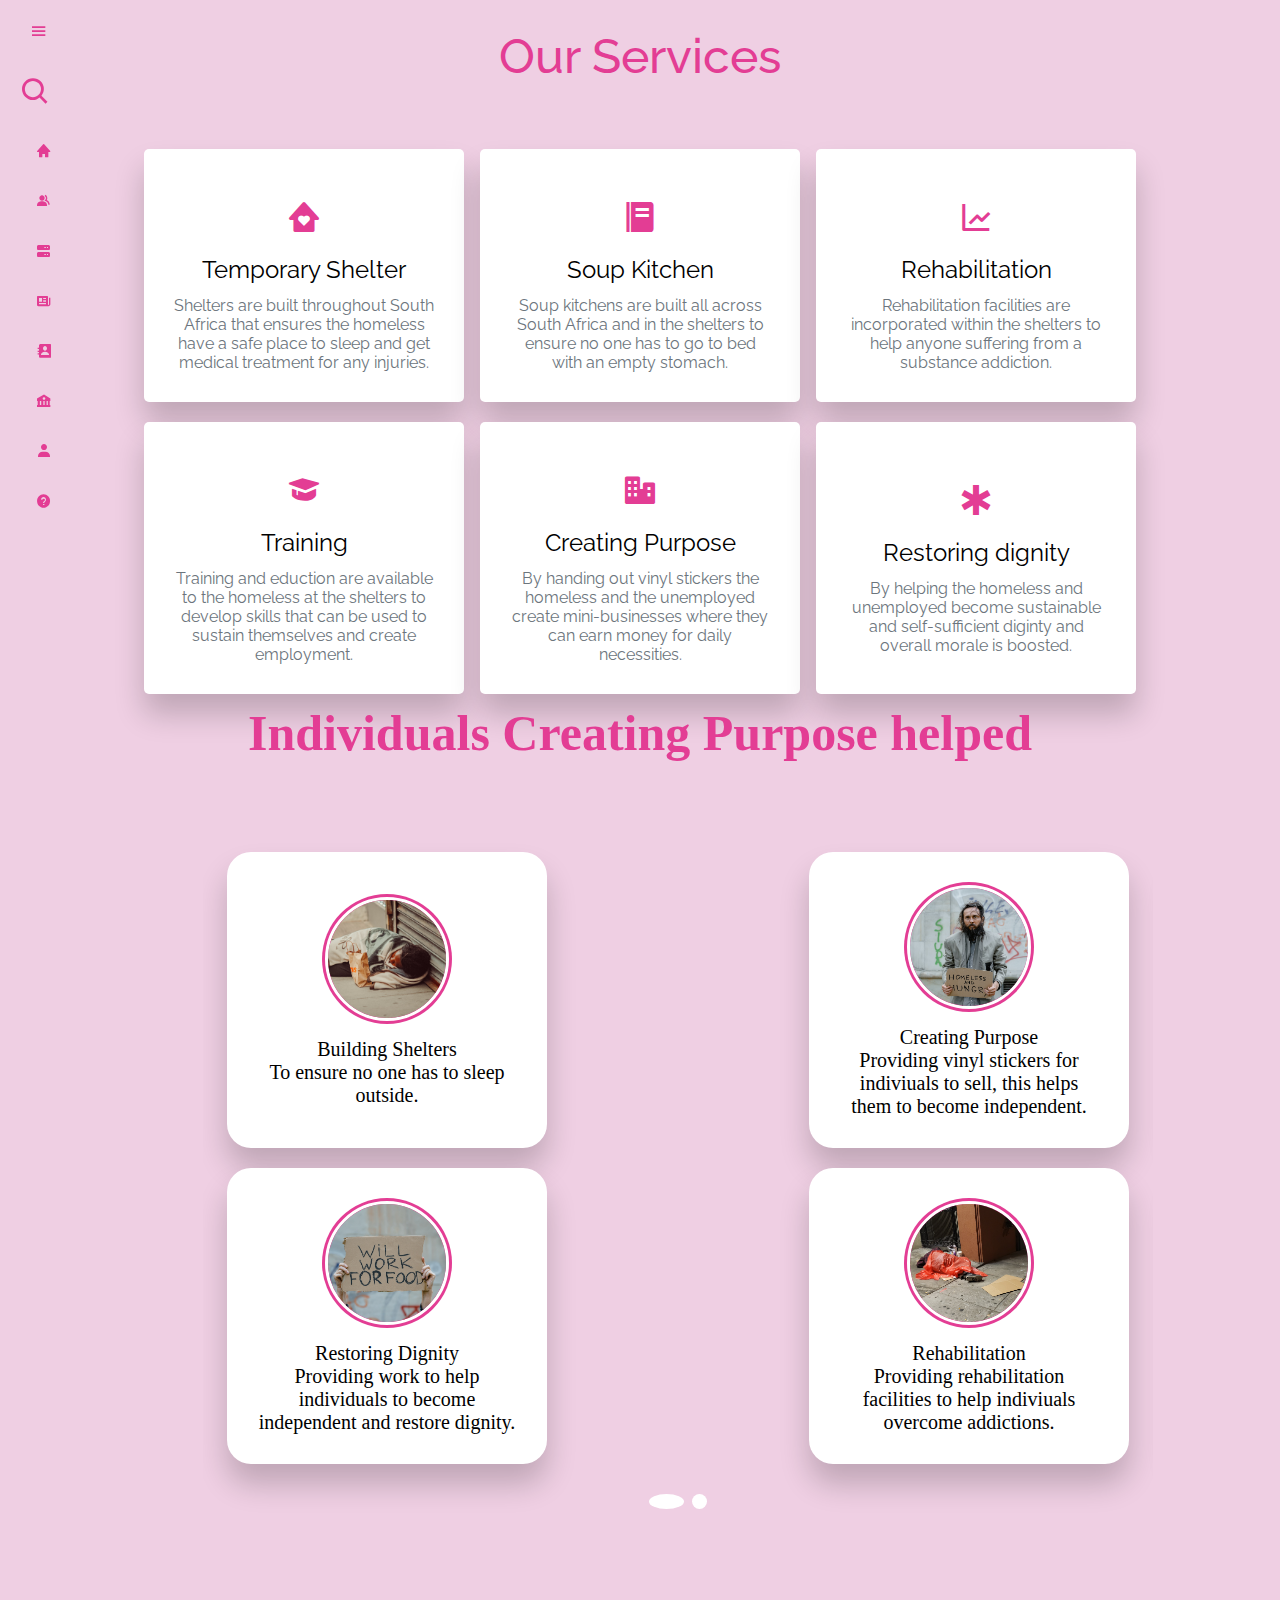
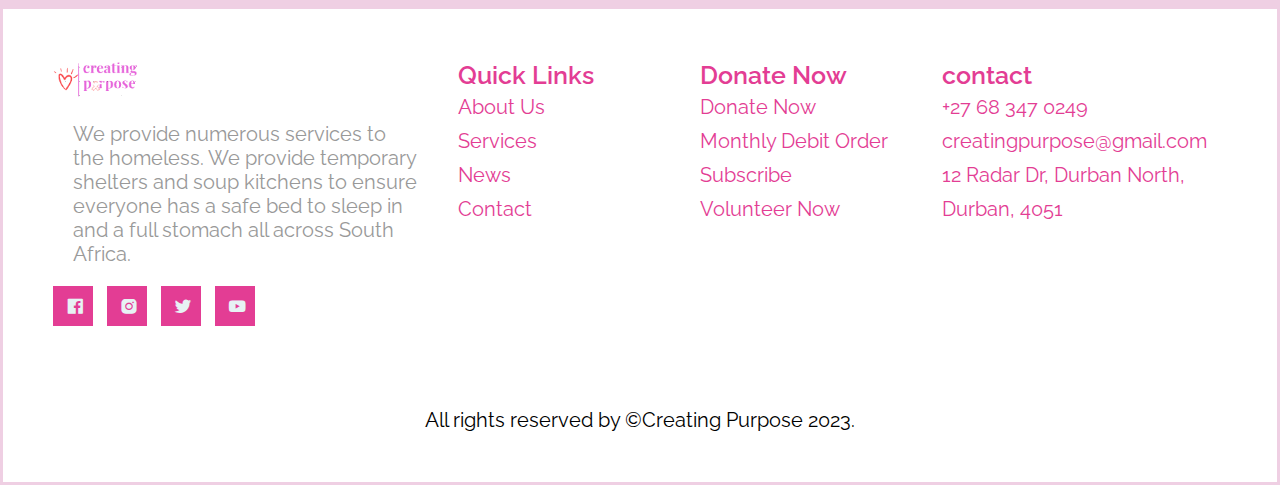
<file: services.html>
<!DOCTYPE html>
<html lang="en">
<head>
    <meta charset="UTF-8">
    <meta http-equiv="X-UA-Compatible" content="IE=edge">
    <meta name="viewport" content="width=device-width, initial-scale=1.0">
    <title>Creating Purpose-Services</title>
    <link rel="stylesheet" href="services.css">
    <link href='https://unpkg.com/boxicons@2.1.4/css/boxicons.min.css' rel='stylesheet'>
    <link href="https://fonts.googleapis.com/css2?family=Raleway:wght@300&display=swap" rel="stylesheet">
</head>
<body>
    <div class="sidebar">
        <div class="logo-content">
            <div class="logo">
                <div class="logo-logo">
                    <img src="IMAGES/logo.jpg">
                </div>
            </div>
            <i class='bx bx-menu' id="btn"></i>
        </div>
        <ul class="nav-list">
            <li>
                    <i class='bx bx-search'></i>
                    <input type="text" placeholder="Search...">
                <span class="tooltip">Search</span>
            </li>
            <li>
                <a href="index.html">
                    <i class='bx bxs-home'></i>
                    <span class="links_name">Home</span>
                </a>
                <span class="tooltip">Home</span>
            </li>
            <li>
                <a href="about.html">
                    <i class='bx bxs-group'></i>
                    <span class="links_name">About Us</span>
                </a>
                <span class="tooltip">About</span>
            </li>
            <li>
                <a href="services.html">
                    <i class='bx bxs-server'></i>
                    <span class="links_name">Services</span>
                </a>
                <span class="tooltip">Services</span>
            </li>
            <li>
                <a href="news.html">
                    <i class='bx bxs-news'></i>
                    <span class="links_name">News</span>
                </a>
                <span class="tooltip">News</span>
            </li>
            <li>
                <a href="contact.html">
                    <i class='bx bxs-contact'></i>
                    <span class="links_name">Contact Us</span>
                </a>
                <span class="tooltip">Contact</span>
            </li>
            <li>
                <a href="donations.html">
                    <i class='bx bxs-bank'></i>
                    <span class="links_name">Donate</span>
                </a>
                <span class="tooltip">Donate</span>
            </li>
            <li>
                <a href="form.html">
                    <i class='bx bxs-user'></i>
                    <span class="links_name">Sign in</span>
                </a>
                <span class="tooltip">Sign in</span>
            </li>
            <li>
                <a href="volunteer.html">
                    <i class='bx bxs-help-circle'></i>
                    <span class="links_name">Volunteer</span>
                </a>
                <span class="tooltip">Volunteer</span>
            </li>
        </ul>
    </div>

    <script>
        let btn = document.querySelector("#btn");
        let sidebar = document.querySelector(".sidebar");
        let searchBtn = document.querySelector("bx-search")

        btn.onclick = function() {
            sidebar.classList.toggle("active");
        }
        searchBtn.onclick = function() {
            sidebar.classList.toggle("active");
        }
    </script>
        <!--html code for the navigation bar ends here-->

<!--the services content start from here, the 6 differnt cards and icons -->
    <div class="wrapper">
        <h1>Our Services</h1>
        <p></p>
        <div class="content-box">
            <div class="card">
                <i class="bx bxs-home-heart bx-md"></i>
                <h2>Temporary Shelter</h2>
                <p>
                   Shelters are built throughout South
                   Africa that ensures the homeless have
                   a safe place to sleep and get medical
                   treatment for any injuries.
                </p>
            </div>
            <div class="card">
                <i class="bx bxs-food-menu bx-md"></i>
                <h2>Soup Kitchen</h2>
                <p>
                   Soup kitchens are built all
                   across  South Africa and in 
                   the shelters to ensure no one
                   has to go to bed with an 
                   empty stomach.
                </p>
            </div>
            <div class="card">
                <i class="bx bx-line-chart bx-md" ></i>
                <h2>Rehabilitation</h2>
                <p>
                   Rehabilitation facilities are 
                   incorporated within the shelters
                   to help anyone suffering from a
                   substance addiction.
                </p>
            </div>
            <div class="card">
                <i class="bx bxs-graduation bx-md"></i>
                <h2>Training</h2>
                <p>
                   Training and eduction are available
                   to the homeless at the shelters to 
                   develop skills that can be used to
                   sustain themselves and create 
                   employment.
                </p>
            </div>
            <div class="card">
                <i class="bx bxs-business bx-md"></i>
                <h2>Creating Purpose</h2>
                <p>
                   By handing out vinyl stickers the homeless
                   and the unemployed create mini-businesses 
                   where they can earn money for daily
                   necessities.
                </p>
            </div>
            <div class="card">
                <i class="bx bx-health bx-md"></i>
                <h2>Restoring dignity</h2>
                <p>
                   By helping the homeless and unemployed become
                   sustainable and self-sufficient diginty and 
                   overall morale is boosted.
                </p>
            </div>
        </div>

    </div>
    <!--html code for the content on services end here--> 
    <h1>Individuals Creating Purpose helped</h1>
    <div class="container">
        <input type="radio" name="dot" id="one">
        <input type="radio" name="dot" id="two">
        <div class="main-cards">
            <div class="cards">
              <div class="card">
                <div class="content">
                    <div class="img">
                        <img src="IMAGES/serv1.jpg">
                    </div>
                    <div class="details">
                        <div class="name">Building Shelters</div>
                        <div class="job">To ensure no one has to sleep outside.</div>
                    </div>
                </div>
              </div>
              <div class="card">
                <div class="content">
                    <div class="img">
                        <img src="IMAGES/serv2.jpg">
                    </div>
                    <div class="details">
                        <div class="name">Creating Purpose</div>
                        <div class="job">Providing vinyl stickers for indiviuals to sell, this helps them to become independent.</div>
                    </div>
                </div>
              </div>
              <div class="card">
                <div class="content">
                    <div class="img">
                        <img src="IMAGES/serv3.jpg">
                    </div>
                    <div class="details">
                        <div class="name">Restoring Dignity</div>
                        <div class="job">Providing work to help individuals to become independent and restore dignity.</div>
                    </div>
                </div>
              </div>
              <div class="card">
                <div class="content">
                    <div class="img">
                        <img src="IMAGES/serv4.jpg">
                    </div>
                    <div class="details">
                        <div class="name">Rehabilitation</div>
                        <div class="job">Providing rehabilitation facilities to help indiviuals overcome addictions.</div>
                    </div>
                </div>
              </div>
            </div>
            <div class="cards">
                <div class="card">
                  <div class="content">
                      <div class="img">
                          <img src="IMAGES/serv5.jpg">
                      </div>
                      <div class="details">
                          <div class="name">Daily Donations</div>
                          <div class="job">Providing daily necessities to disadvantaged individuals.</div>
                      </div>
                  </div>
                </div>
                <div class="card">
                  <div class="content">
                      <div class="img">
                          <img src="IMAGES/serv6.jpg">
                      </div>
                      <div class="details">
                          <div class="name">Community Programmes</div>
                          <div class="job">Orgainizing community programmes to help those who are disadvantaged.</div>
                      </div>
                  </div>
                </div>
                <div class="card">
                  <div class="content">
                      <div class="img">
                          <img src="IMAGES/serve7.jpg">
                      </div>
                      <div class="details">
                          <div class="name">Donating Clothes</div>
                          <div class="job">Donating clothing to disadvantaged individuals and communities.</div>
                      </div>
                  </div>
                </div>
                <div class="card">
                    <div class="content">
                        <div class="img">
                            <img src="IMAGES/serve8.jpg">
                        </div>
                        <div class="details">
                            <div class="name">Soup kitchens</div>
                            <div class="job">Building soup kitchens to ensure no one goes to bed hungry.</div>
                        </div>
                    </div>
                  </div>
              </div>
        </div>
        <div class="button">
            <label for="one" class="one active"></label>
            <label for="two" class="two"></label>
        </div>
    </div>

    <footer class="footer">
        <div class="footer-left">
            <img src="IMAGES/logo.jpg">
            <p>We provide numerous services to the homeless.
               We provide temporary shelters and soup kitchens
               to ensure everyone has a safe bed to sleep in and a 
               full stomach all across South Africa.
            </p>
            <div class="socials">
                <a href="#"><i class='bx bxl-facebook-square'></i></a>
                <a href="#"><i class='bx bxl-instagram-alt'></i></a>
                <a href="#"><i class='bx bxl-twitter'></i></a>
                <a href="#"><i class='bx bxl-youtube'></i></a>
            </div>
        </div>
        <ul class="footer-right">
            <li>
                <h2>Quick Links</h2>
    
                <ul class="box">
                    <li><a href="about.html">About Us</a></li>
                    <li><a href="services.html">Services</a></li>
                    <li><a href="news.html">News</a></li>
                    <li><a href="contact.html">Contact</a></li>
                </ul>
            </li>
            <li class="features">
               <h2>Donate Now</h2>
    
               <ul class="box">
                <li><a href="donations.html">Donate Now</a></li>
                <li><a href="donations.html">Monthly Debit Order</a></li>
                <li><a href="donations.html">Subscribe</a></li>
                <li><a href="volunteer.html">Volunteer Now</a></li>
               </ul>
            </li>
            <li>
               <h2>contact</h2>
    
               <ul class="box">
                <li><a href="contact.html">+27 68 347 0249</a></li>
                <li><a href="contact.html">creatingpurpose@gmail.com</a></li>
                <li><a href="contact.html">12 Radar Dr, Durban North, Durban, 4051</a></li>
               </ul>
            </li>
        </ul>
        <div class="footer-bottom">
            <p>All rights reserved by &copy;Creating Purpose 2023.</p>
        </div>
    </footer>
</body>
</html>
</file>
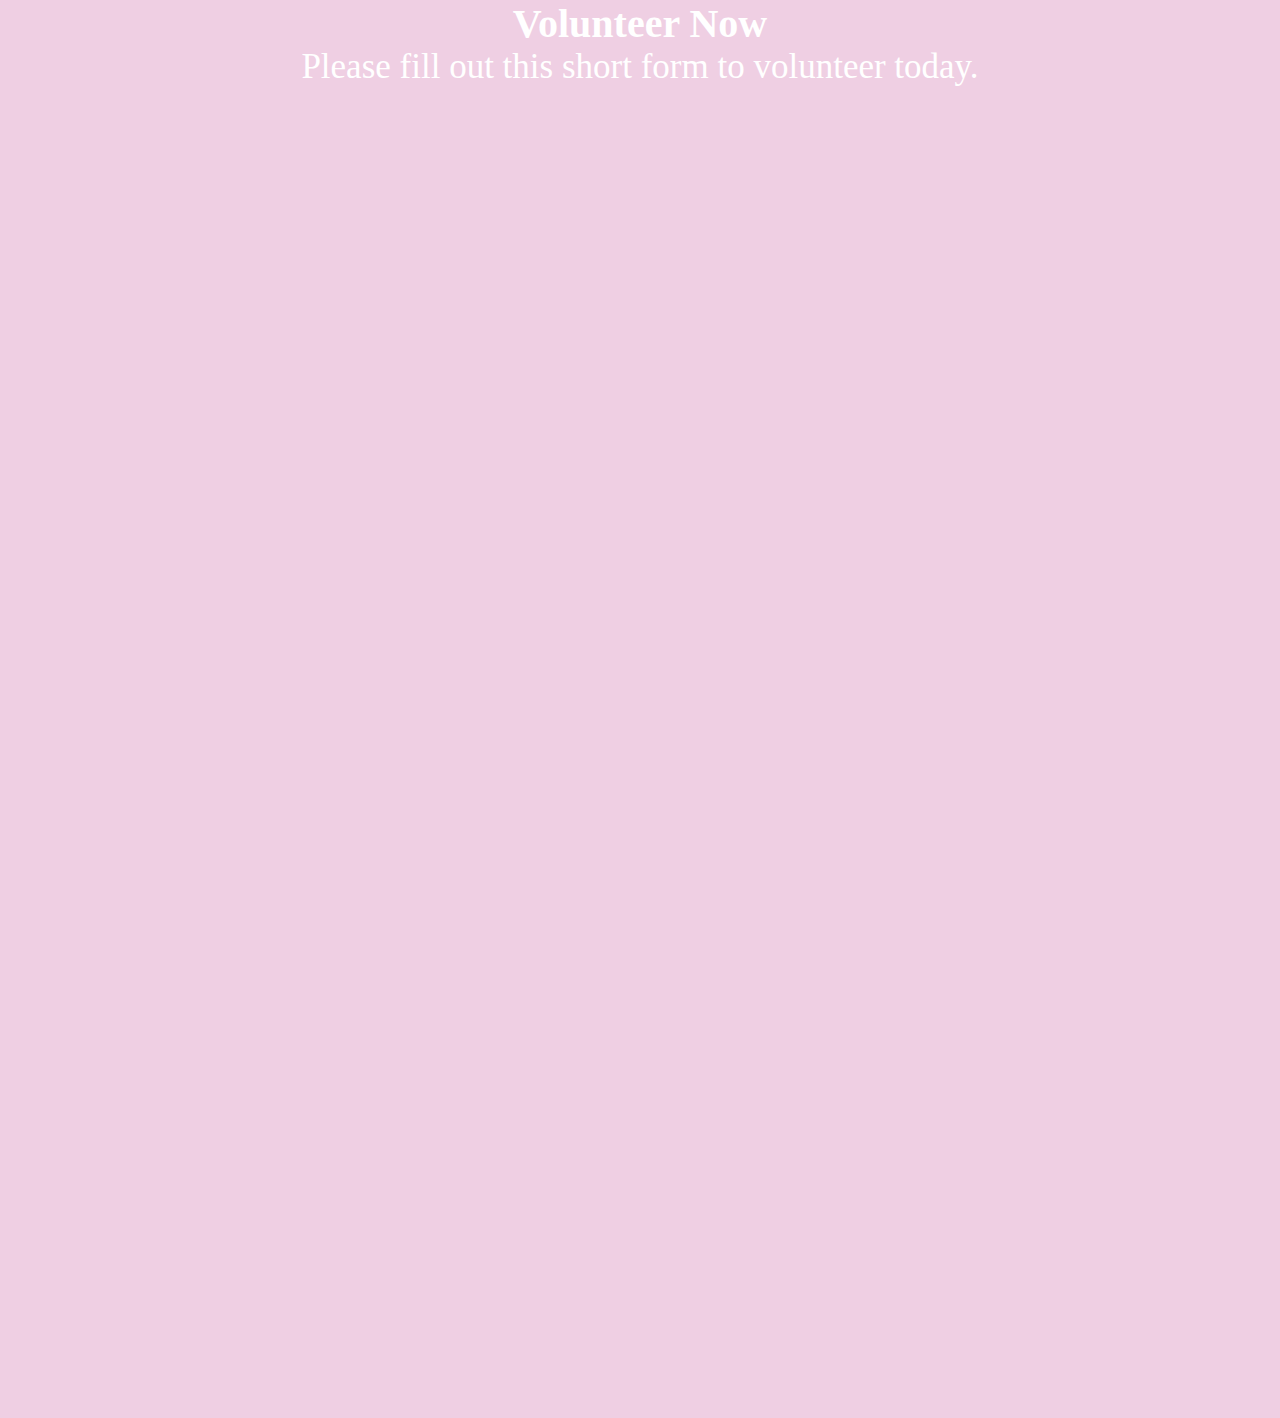
<file: volunteer.html>
<!DOCTYPE html>
<html lang="en">
<head>
    <meta charset="UTF-8">
    <meta name="viewport" content="width=device-width, initial-scale=1.0">
    <link rel="stylesheet" href="volunteer.css">
    <title>Creating Purpose-Volunteer Now</title>
</head>
<body>
    <h1>Volunteer Now</h1>
    <p>Please fill out this short form to volunteer today.</p>
    <iframe src="https://docs.google.com/forms/d/e/1FAIpQLSerRIcFFujIndA7w3EB0XmdT28WVSqGWQOSZp5PCH69mWc-fg/viewform?embedded=true" width="640" height="1327" frameborder="0" marginheight="0" marginwidth="0">Loading…</iframe>
</body>
</html>
</file>
<file: index.css>
*{
    margin: 0;
    padding: 0;
    font-family: 'Dosis',sans-serif;
    box-sizing: border-box;
}
body{
    position: relative;
    min-height: 100vh;
    width: 100%;
    min-height: 100%;   
    background-color: rgba(239, 207, 227);
}
.sidebar{
    position: fixed;
    top: 0;
    left: 0;
    height: 100%;
    width: 78px;
    background: none;
    padding: 6px 14px;
    transition: all 0.5s ease;
    z-index: 999;
}
.sidebar.active{
    width: 240px;
    background-color: white;
}
.sidebar .logo-content .logo img{
    display: flex;
    height: 50px;
    width: 100%;
    align-items: center;
    opacity: 0;
    pointer-events: none;
}
.sidebar.active .logo-content .logo img{
    opacity: 1;
    pointer-events: none;
}
.sidebar #btn{
    position: absolute;
    left: 50%;
    top: 6px;
    font-size: 20px;
    height: 50px;
    width: 50px;
    text-align: center;
    line-height: 50px;
    transform: translateX(-50%);
    color: rgba(227,61,148);
}
.sidebar.active #btn{
    left: 90%;
}
.sidebar ul{
    margin-top: 20px;
}
.sidebar ul li{
    list-style: none;
    height: 50px;
    width: 100%;
    position: relative;
    margin: 0 5px;
    line-height: 50px;
}
.sidebar .links_name{
    opacity: 0;
    pointer-events: none;
}
.sidebar.active .links_name{
    opacity: 1;
    pointer-events: auto;
}
.sidebar ul li .tooltip{
    position: absolute;
    height: 35px;
    width: 122px;
    background: white;
    box-shadow: 0 5px 10px rgba(0, 0, 0, 0.2);
    left: 122px;
    top: 0;
    transform: translate(-50%, -50%);
    border-radius: 6px;
    line-height: 35px;
    text-align: center;
    transition: 0s;
    opacity: 0;
    pointer-events: none;
    display: block;
}
.sidebar.active ul li .tooltip{
    display: block;
}
.sidebar.active ul li:hover .tooltip{
    top: 50%;
    transition: all 0.5s ease;
    opacity: 0;
    display: block;
}
.sidebar ul li:hover .tooltip{
    opacity: 1;
    display: block;
    transition: all 0.4s ease;
    top: 50%;
}
.sidebar ul li input{
    position: absolute;
    height: 100%;
    width: 100%;
    left: 0;
    top: 0;
    border-radius: 12px;
    outline: none;
    border: none;
    background: transparent;
    padding-left: 50px;
    font-size: 18px;
    color: black;
}
.sidebar ul li .bx-search{
    position: absolute;
    z-index: 99;
    color: rgba(227,61,148);
    font-size: 32px;
    background: none;
}
.sidebar ul li .bx-search:hover{
    background: white;
    color: #1d1b31;
}
.sidebar ul li a{
    display: flex;
    align-items: center;
    text-decoration: none;
    transition: all 0.4s ease;
    border-radius: 12px;
    color: black;
    white-space: nowrap;
}
.sidebar ul li a:hover{
    color: black;
    background: rgba(239, 207, 227);
}
.sidebar ul li a i{
    height: 50px;
    min-width: 50px;
    border-radius: 12px;
    line-height: 50px;
    text-align: center;
    color: rgba(227,61,148);
}
/* the css for the navigation bar ends here*/
@media(max-width: 780px){
   .sidebar{
    width: 30px;
   }
   .sidebar.active{
    width: 200px;
   }
   .sidebar ul li{
    width: 100%;
   }
   .sidebar ul li a i{
    height: 20px;
    width: 20px;
    line-height: 20px;
    min-width: 10px;
    text-align: center;
    margin-left: -10px;
   }
   .sidebar ul li .bx-search{
    font-size: 20px;
    margin-left: -10px;
    display: block;
   }
}
section{
    padding: 100px 200px;
}
.home{
    position: relative;
    width: 100%;
    min-height: 100vh;
    display: flex;
    justify-content: center;
    flex-direction: column;
    background: rgba(239, 207, 227);
}
.home:before{
    z-index: 777;
    content: '';
    position: absolute;
    background: rgba(251, 3, 3, 0.034);
    width: 100%;
    height: 100%;
    top: 0;
    left: 0;
}
.home .content{
    z-index: 888;
    color: white;
    width: 70%;
    margin-top: 50px;
    display: none;
}
.home .content.active{
    display: block;
}
.home .content h1{
    font-size: 4em;
    font-weight: 400;
    text-transform: uppercase;
    letter-spacing: 5px;
    line-height: 75px;
    margin-bottom: 40px;
    font-family: 'Philosopher', sans-serif;
    color: rgba(227,61,148);
}
.home .content p{
    margin-bottom: 65px;
    color: white;
    font-size: 30px;
}
.home .content a{
    background: white;
    padding: 15px 35px;
    color: pink;
    font-size: 1.1em;
    font-weight: 500;
    text-decoration: none;
    border-radius: 2px;
}
.home .content a:hover{
    background: pink;
    color: white;
}
.home .media-icons{
    z-index: 888;
    position: absolute;
    right: 30px;
    display: flex;
    flex-direction: column;
    transition: 0.5s ease;
}
.home .media-icons a{
    color: white;
    font-size: 1.6em;
    transition: 0.3s ease;
}
.home .media-icons a:not(:last-child){
    margin-bottom: 20px;
}
.home .media-icons a:hover{
    transform: scale(1.3);
    color: pink;
}
.home img{
    z-index: 000;
    position: absolute;
    top: 0;
    left: 0;
    width: 100%;
    height: 100%;
    object-fit: cover;
}
.slider-navigation{
    z-index: 888;
    position: relative;
    display: flex;
    justify-content: center;
    align-items: center;
    transform: translateY(80px);
    margin-bottom: 12px;
}
.slider-navigation .nav-btn{
    width: 12px;
    height: 12px;
    background: white;
    border-radius: 50%;
    cursor: pointer;
    box-shadow: 0 0 2px rgba(255, 255, 255, 0.5);
    transition: 0.3s ease;
}
.slider-navigation .nav-btn.active{
    background: pink;
}
.slider-navigation .nav-btn:not(:last-child){
    margin-right: 20px;
}
.slider-navigation .nav-btn:hover{
    transform: scale(1.2);
}
.img-slide{
    position: absolute;
    width: 100%;
    clip-path: circle(0% at 0 50%);
}
.img-slide.active{
    clip-path: circle(150% at 0 50%);
    transition: 2s ease;
    transition-property: clip-path;
}
@media (max-width: 1040px){
    section{
        padding: 100px 20px;
    }
    .home .media-icons{
        right: 15px;
    }
}
@media (max-width: 560px){
    .home .content h1{
        font-size: 3em;
        line-height: 60px;
    }
}
.wrapper{
    display: flex;
    justify-content: center;
    align-items: center;
    flex-direction: column;
    margin-top: 10px;
    position: relative;
}
.wrapper h1{
    font-size: 3rem;
    margin: 25px 0;
    text-align: center;
    font-weight: 500;
    color: rgba(227,61,148);
    font-family: 'Philosopher', sans-serif;
}
.content-box{
    display: flex;
    justify-content: space-between;
    flex-wrap: wrap;
    width: 920px;
    margin-top: 30px;
    z-index: 6;
    overflow: hidden;
}
.card{
    min-height: 100px;
    width: 220px;
    padding: 30px;
    border-radius: 5px;
    display: flex;
    justify-content: center;
    align-items: center;
    flex-direction: column;
    background: #fff;
    margin: 10px 4px;
    box-shadow: 0px 20px 30px rgba(0, 0, 0, 0.2);
    transition: 0.3s;
}
.card a{
    text-decoration: none;
    text-align: center;
    color: rgba(227,61,148);
    font-family: 'Amethysta', serif;
}
.card i{
    margin: 20px;
    color: rgba(227,61,148);
}
.card h2{
    margin-bottom: 12px;
    font-weight: 400;
    text-align: center;
}
.card p{
    color: #6c757d;
    text-align: center;
}
@media(max-width:991px)
{
    .wrapper{
        padding: 25px;
    }
    .wrapper h1{
        font-size: 2.5em;
        font-weight: 600;
    }
    .content-box{
        flex-direction: column;
        width: 100%;
    }
    .card{
        min-width: 250px;
        margin: 10px auto;
    }
}
.about{
    font-family: 'raleway';
    display: flex;
    justify-content: center;
    align-items: center;
    flex-direction: column;
    margin-top: 10px;
    position: relative;
}
.about h1{
    margin-top: 40px;
    text-align: center;
    color: rgba(227,61,148);
    font-size: 3rem;
    font-weight: 500;
    font-family: 'Philosopher', sans-serif;
}
.about .card1{
    min-height: 100px;
    width: 600px;
    padding: 30px;
    border-radius: 5px;
    display: flex;
    justify-content: center;
    align-items: center;
    flex-direction: column;
    background: #fff;
    margin: 10px 4px;
    box-shadow: 0px 20px 30px rgba(0, 0, 0, 0.2);
    transition: 0.3s;
}
.about .card1 p{
    font-size: 20px;
    font-family: 'Raleway', sans-serif;
}
.about .card1 .readmore{
    font-size: 30px;
    padding: 10px;
}
.about .card1 .readmore a{
    text-decoration: none;
    color: rgba(227,61,148);
    font-weight: bold;
    font-size: 40px;
    font-family: 'Philosopher', sans-serif;
}
@media(max-width:991px)
{
    .about{
        padding: 25px;
    }
    .about h1{
        font-size: 2.5em;
        font-weight: 600;
    }
     .about .card1{
        flex-direction: column;
        width: 200px;
    }
    .about .card1 .readmore a{
        font-size: 17px;
    }
}
*,*:before,*:after{
    box-sizing: border-box;
}
footer{
    display: flex;
    flex-flow: row wrap;
    padding: 50px;
    color: #fff;
    background-color: white;
}
.footer > *{
    flex: 1 100%;
}
.footer .footer-left{
    margin-right: 1.25em;
    margin-bottom: 2em;
}
.footer .footer-left img{
    width: 25%;
}
.footer .footer-right h2{
    font-weight: 600;
    font-size: 25px;
    color: rgba(227,61,148);
    font-family: 'Raleway', sans-serif;
}
.footer ul{
    list-style: none;
    padding-left: 0;
}
.footer li{
    line-height: 2em;
}
.footer a{
    text-decoration: none;
    font-family: 'Raleway', sans-serif;
    font-size: 20px;
}
.footer-right{
    display: -webkit-flex;
    display: -moz-flex;
    display: -ms-flex;
    display: -o-flex;
    flex-flow: row wrap;
}
.footer-right > *{
    flex: 1 50%;
    margin-right: 1.25em;
}
.box a{
    color: rgba(227,61,148);
}
.footer-bottom p{
    text-align: center;
    color: black;
    padding-top: 50px;
    font-family: 'Raleway', sans-serif;
    font-size: 20px;
}
.footer-left p{
    padding-right: 20%;
    color: #999;
    padding: 20px;
    font-family: 'Raleway', sans-serif;
    font-size: 20px;
}
.socials a{
    background: rgba(227,61,148);
    width: 40px;
    height: 40px;
    display: inline-block;
    margin-right: 10px;
}
.socials a i{
    color: #e7f2f4;
    padding: 10px 12px;
    font-size: 20px;
}
@media screen and (min-width: 600px){
    .footer-right > *{
        flex: 1;
    }
    .footer-left{
        flex: 1 0px;
    }
    .footer-right{
        flex: 2 0px;
    }
}
@media (max-width: 600px){
    .footer{
        padding: 15px;
    }
}
</file>
<file: about.css>
*{
    margin: 0;
    padding: 0;
    box-sizing: border-box;
}
body{
    min-height: 100vh;
    width: 100%;
    align-items: center;
    justify-content: center;
    background: rgba(239, 207, 227);
}
.sidebar{
    position: fixed;
    top: 0;
    left: 0;
    height: 100%;
    width: 78px;
    background: none;
    padding: 6px 14px;
    transition: all 0.5s ease;
    z-index: 5;
}
.sidebar.active{
    width: 240px;
    background-color: white;
}
.sidebar .logo-content .logo img{
    display: flex;
    height: 50px;
    width: 100%;
    align-items: center;
    opacity: 0;
    pointer-events: none;
}
.sidebar.active .logo-content .logo img{
    opacity: 1;
    pointer-events: none;
}
.sidebar #btn{
    position: absolute;
    left: 50%;
    top: 6px;
    font-size: 20px;
    height: 50px;
    width: 50px;
    text-align: center;
    line-height: 50px;
    transform: translateX(-50%);
    color: rgba(227,61,148);
}
.sidebar.active #btn{
    left: 90%;
}
.sidebar ul{
    margin-top: 20px;
}
.sidebar ul li{
    list-style: none;
    height: 50px;
    width: 100%;
    position: relative;
    margin: 0 5px;
    line-height: 50px;
}
.sidebar .links_name{
    opacity: 0;
    pointer-events: none;
}
.sidebar.active .links_name{
    opacity: 1;
    pointer-events: auto;
}
.sidebar ul li .tooltip{
    position: absolute;
    height: 35px;
    width: 122px;
    background: white;
    box-shadow: 0 5px 10px rgba(0, 0, 0, 0.2);
    left: 122px;
    top: 0;
    transform: translate(-50%, -50%);
    border-radius: 6px;
    line-height: 35px;
    text-align: center;
    transition: 0s;
    opacity: 0;
    pointer-events: none;
    display: block;
}
.sidebar.active ul li .tooltip{
    display: block;
}
.sidebar.active ul li:hover .tooltip{
    top: 50%;
    transition: all 0.5s ease;
    opacity: 0;
    display: block;
}
.sidebar ul li:hover .tooltip{
    opacity: 1;
    display: block;
    transition: all 0.4s ease;
    top: 50%;
}
.sidebar ul li input{
    position: absolute;
    height: 100%;
    width: 100%;
    left: 0;
    top: 0;
    border-radius: 12px;
    outline: none;
    border: none;
    background: transparent;
    padding-left: 50px;
    font-size: 18px;
    color: black;
}
.sidebar ul li .bx-search{
    position: absolute;
    z-index: 99;
    color: rgba(227,61,148);
    font-size: 32px;
    background: none;
}
.sidebar ul li .bx-search:hover{
    background: white;
    color: #1d1b31;
}
.sidebar ul li a{
    display: flex;
    align-items: center;
    text-decoration: none;
    transition: all 0.4s ease;
    border-radius: 12px;
    color: black;
    white-space: nowrap;
}
.sidebar ul li a:hover{
    color: black;
    background: rgba(239, 207, 227);
}
.sidebar ul li a i{
    height: 50px;
    min-width: 50px;
    border-radius: 12px;
    line-height: 50px;
    text-align: center;
    color: rgba(227,61,148);
}
/* the css for the navigation bar ends here*/
@media(max-width: 780px){
   .sidebar{
    width: 30px;
   }
   .sidebar.active{
    width: 200px;
   }
   .sidebar ul li{
    width: 100%;
   }
   .sidebar ul li a i{
    height: 20px;
    width: 20px;
    line-height: 20px;
    min-width: 10px;
    text-align: center;
    margin-left: -10px;
   }
   .sidebar ul li .bx-search{
    font-size: 20px;
    margin-left: -10px;
    display: block;
   }
}
h1{
    text-align: center;
    font-size: 40px;
    color: rgba(227,61,148);
    font-family:  'Philosopher', sans-serif;
    text-decoration: underline;
}
.container{
    max-width: 950px;
    width: 100%;
    padding: 80px 0;
    overflow-x: hidden;
    margin-left: 200px;
}
.container .main-cards{
    width: 200%;
    display: flex;
    justify-content: space-evenly;
    transition: all 1s ease;
}
#two:checked ~ .main-cards{
    margin-left: -100%;
}
.main-cards .cards{
    display: flex;
    justify-content: space-between;
    margin: 0 20px;
    width: calc(100% / 2 - 10px);
    flex-wrap: wrap;
}
.main-cards .cards .card{
    background: white;
    width: calc(100% / 4 -10px);
    padding: 30px;
    border-radius: 24px;
    transition: all 0.4s ease;
}
.main-cards .cards .card:hover{
    transform: translateY(-15px);
}
.cards .card .content{
    display: flex;
    flex-direction: column;
    justify-content: center;
    align-items: center;
    text-align: center;
}
.cards .card .content .img{
    height: 130px;
    width: 130px;
    margin-bottom: 14px;
    background: rgba(227,61,148);
    border-radius: 50%;
    padding: 3px;
}
.card .content .img img{
    height: 100%;
    width: 100%;
    object-fit: cover;
    border-radius: 50%;
    background: white;
    border: 3px solid white;
}
.card .content .details .name{
    font-size: 20px;
    font-weight: 500;
}
.card .content .details .job{
    font-size: 20px;
    color: black;
}
.button{
    display: flex;
    margin: 20px;
    justify-content: center;
}
.button label{
    height: 15px;
    width: 15px;
    background: white;
    margin: 0 4px;
    border-radius: 50%;
    transition: all 0.5s ease;
}
.button label.active{
    width: 35px;
}
#one:checked ~ .button label.one{
    width: 35px;
}
#two:checked ~ .button label.two{
    width: 35px;
}
#one:checked ~ .button label.two{
    width: 15px;
}
input[type="radio"]{
    display: none;
}
@media (max-width: 780px){
    .main-cards .cards .card{
        width: calc(100% / 2 -10px);
        margin: 20px 0 10px 0;
    }
    .container{
        margin-left: 200px;
    }
}
@media (max-width: 600px){
    .main-cards .cards .card{
        width: 100%;
    }
    .container{
        margin-left: 10px;
    }
}
.heading{
    text-align: center;
    width: 90%;
    display: flex;
    justify-content: center;
    align-items: center;
    flex-direction: column;
    text-align: center;
    margin: 20px auto;
}
.heading h1{
    font-size: 40px;
    color: rgba(227,61,148);
    margin-bottom: 25px;
    position: relative;
    text-decoration-line: underline;
    font-family:  'Philosopher', sans-serif;
}
.heading p{
    font-size: 20px;
    color: black;
    margin-bottom: 30px;
}
.container{
    width: 90%;
    margin: 0 auto;
    padding: 10px 20px;
}
.about{
    justify-content: space-between;
    display: flex;
    align-items: center;
    flex-wrap: wrap;
}
.about-image{
    margin-right: 40px;
    padding: 50px;
}
.about-image img{
    width: 100%;
}
.about-content h2{
    font-size: 40px;
    margin-bottom: 20px;
    color: rgba(227,61,148);
    text-align: center;
    text-decoration: underline;
    font-family:  'Philosopher', sans-serif;
}
.about-content h3{
    font-size: 40px;
    text-align: center;
    text-decoration: underline;
    color: rgba(227,61,148);
    margin-bottom: 35px;
    font-family:  'Philosopher', sans-serif;
}
.about-content p{
    font-size: 20px;
    line-height: 1.5rem;
    margin-bottom: 0px;
}
span{
    font-family: cursive;
}
.aboutContent-image{
    margin-right: 40px;
    padding: 50px;
}
.readmore a{
    text-decoration: none;
    font-size: 35px;
    color: rgba(227,61,148);
}
*,*:before,*:after{
    box-sizing: border-box;
}
footer{
    display: flex;
    flex-flow: row wrap;
    padding: 50px;
    color: #fff;
    background-color: white;
}
.footer > *{
    flex: 1 100%;
}
.footer .footer-left{
    margin-right: 1.25em;
    margin-bottom: 2em;
}
.footer .footer-left img{
    width: 25%;
}
.footer .footer-right h2{
    font-weight: 600;
    font-size: 25px;
    color: rgba(227,61,148);
    font-family: 'Raleway', sans-serif;
}
.footer ul{
    list-style: none;
    padding-left: 0;
}
.footer li{
    line-height: 2em;
}
.footer a{
    text-decoration: none;
    font-family: 'Raleway', sans-serif;
    font-size: 20px;
}
.footer-right{
    display: -webkit-flex;
    display: -moz-flex;
    display: -ms-flex;
    display: -o-flex;
    flex-flow: row wrap;
}
.footer-right > *{
    flex: 1 50%;
    margin-right: 1.25em;
}
.box a{
    color: rgba(227,61,148);
}
.footer-bottom p{
    text-align: center;
    color: black;
    padding-top: 50px;
    font-family: 'Raleway', sans-serif;
    font-size: 20px;
}
.footer-left p{
    padding-right: 20%;
    color: #999;
    padding: 20px;
    font-family: 'Raleway', sans-serif;
    font-size: 20px;
}
.socials a{
    background: rgba(227,61,148);
    width: 40px;
    height: 40px;
    display: inline-block;
    margin-right: 10px;
}
.socials a i{
    color: #e7f2f4;
    padding: 10px 12px;
    font-size: 20px;
}
@media screen and (min-width: 600px){
    .footer-right > *{
        flex: 1;
    }
    .footer-left{
        flex: 1 0px;
    }
    .footer-right{
        flex: 2 0px;
    }
}
@media (max-width: 600px){
    .footer{
        padding: 15px;
    }
}
</file>
<file: contact.css>
*{
    margin: 0;
    padding: 0;
    font-family: 'Dosis',sans-serif;
    box-sizing: border-box;
}
body{
    position: relative;
    min-height: 100vh;
    width: 100%;
    min-height: 100%;  
    background: rgba(239, 207, 227);
}
.sidebar{
    position: fixed;
    top: 0;
    left: 0;
    height: 100%;
    width: 78px;
    background: none;
    padding: 6px 14px;
    transition: all 0.5s ease;
    z-index: 5;
}
.sidebar.active{
    width: 240px;
    background-color: white;
}
.sidebar .logo-content .logo img{
    display: flex;
    height: 50px;
    width: 100%;
    align-items: center;
    opacity: 0;
    pointer-events: none;
}
.sidebar.active .logo-content .logo img{
    opacity: 1;
    pointer-events: none;
}
.sidebar #btn{
    position: absolute;
    left: 50%;
    top: 6px;
    font-size: 20px;
    height: 50px;
    width: 50px;
    text-align: center;
    line-height: 50px;
    transform: translateX(-50%);
    color: rgba(227,61,148);
}
.sidebar.active #btn{
    left: 90%;
}
.sidebar ul{
    margin-top: 20px;
}
.sidebar ul li{
    list-style: none;
    height: 50px;
    width: 100%;
    position: relative;
    margin: 0 5px;
    line-height: 50px;
}
.sidebar .links_name{
    opacity: 0;
    pointer-events: none;
}
.sidebar.active .links_name{
    opacity: 1;
    pointer-events: auto;
}
.sidebar ul li .tooltip{
    position: absolute;
    height: 35px;
    width: 122px;
    background: white;
    box-shadow: 0 5px 10px rgba(0, 0, 0, 0.2);
    left: 122px;
    top: 0;
    transform: translate(-50%, -50%);
    border-radius: 6px;
    line-height: 35px;
    text-align: center;
    transition: 0s;
    opacity: 0;
    pointer-events: none;
    display: block;
}
.sidebar.active ul li .tooltip{
    display: block;
}
.sidebar.active ul li:hover .tooltip{
    top: 50%;
    transition: all 0.5s ease;
    opacity: 0;
    display: block;
}
.sidebar ul li:hover .tooltip{
    opacity: 1;
    display: block;
    transition: all 0.4s ease;
    top: 50%;
}
.sidebar ul li input{
    position: absolute;
    height: 100%;
    width: 100%;
    left: 0;
    top: 0;
    border-radius: 12px;
    outline: none;
    border: none;
    background: transparent;
    padding-left: 50px;
    font-size: 18px;
    color: black;
}
.sidebar ul li .bx-search{
    position: absolute;
    z-index: 99;
    color: rgba(227,61,148);
    font-size: 32px;
    background: none;
}
.sidebar ul li .bx-search:hover{
    background: white;
    color: #1d1b31;
}
.sidebar ul li a{
    display: flex;
    align-items: center;
    text-decoration: none;
    transition: all 0.4s ease;
    border-radius: 12px;
    color: black;
    white-space: nowrap;
}
.sidebar ul li a:hover{
    color: black;
    background: rgba(239, 207, 227);
}
.sidebar ul li a i{
    height: 50px;
    min-width: 50px;
    border-radius: 12px;
    line-height: 50px;
    text-align: center;
    color: rgba(227,61,148);
}
@media(max-width: 780px){
    .sidebar{
     width: 30px;
    }
    .sidebar.active{
     width: 200px;
    }
    .sidebar ul li{
     width: 100%;
    }
    .sidebar ul li a i{
     height: 20px;
     width: 20px;
     line-height: 20px;
     min-width: 10px;
     text-align: center;
     margin-left: -10px;
    }
    .sidebar ul li .bx-search{
     font-size: 20px;
     margin-left: -10px;
     display: block;
    }
 }
/*the css for the navigationbar ends here*/

/*the css for the contact page starts here*/
*{
    margin: 0;
    padding: 0;
    box-sizing: border-box;
    font-family: Arial, Helvetica, sans-serif;
}
.contact{
    position: relative;
    min-height: 10vh;
    padding: 50px 100px;
    display: flex;
    justify-content: center;
    align-items: center;
    flex-direction: column;
}   
.contact .content{
    max-width: 800px;
    text-align: center;
}
.contact .content h1{
    font-size: 40px;
    color: rgba(227,61,148);
    padding: 10px;
}
.contact .content p{
    color: black;
    font-weight: 300;
}
.container{
    width: 100%;
    display: flex;
    justify-content: center;
    align-items: center;
    margin-top: 100px;
}
.container .contactInfo{
    width: 50%;
    display: flex;
    flex-direction: column;
}
.container .contactInfo .box .text{
    display: flex;
    flex-direction: column;
    margin-left: 20px;
    font-size: 16px;
    font-weight: 300;
    color: black;
    padding: 10px;
}
.contactForm{
    width: 50%;
    padding: 30px;
    background-color: white;
}
*,*:before,*:after{
    box-sizing: border-box;
}
#form{
    width: 400px;
    margin: 20vh auto 0 auto;
    padding: 20px;
    background: whitesmoke;
    border-radius: 4px;
    font-size: 12px;
}
#form h1{
    color: black;
    text-align: center;
    font-size: 40px;
}
#form button{
    padding: 10px;
    margin-top: 10px;
    width: 100%;
    background: linear-gradient(to right, rgba(239, 207, 227), rgba(227,61,148));
    border: none;
    border-radius: 30px;
}
.input-control{
    display: flex;
    flex-direction: column;
    font-size: 20px;
}
.input-control input{
    border: 2px solid white;
    border-radius: 4px;
    display: block;
    font-size: 12px;
    padding: 10px;
    width: 95%;
}
.input-control input:focus{
    outline: 0;
}
.input-control.success input{
    border-color: green;
}
.input-control.error input{
    border-color: red;
}
.input-control .error{
    color: red;
    font-size: 9px;
    height: 13px;
}
 span{
    font-size: 15px;
}
footer{
    display: flex;
    flex-flow: row wrap;
    padding: 50px;
    color: #fff;
    background-color: white;
}
.footer > *{
    flex: 1 100%;
}
.footer .footer-left{
    margin-right: 1.25em;
    margin-bottom: 2em;
}
.footer .footer-left img{
    width: 25%;
}
.footer .footer-right h2{
    font-weight: 600;
    font-size: 25px;
    color: rgba(227,61,148);
    font-family: 'Raleway', sans-serif;
}
.footer ul{
    list-style: none;
    padding-left: 0;
}
.footer li{
    line-height: 2em;
}
.footer a{
    text-decoration: none;
    font-family: 'Raleway', sans-serif;
    font-size: 20px;
}
.footer-right{
    display: -webkit-flex;
    display: -moz-flex;
    display: -ms-flex;
    display: -o-flex;
    flex-flow: row wrap;
}
.footer-right > *{
    flex: 1 50%;
    margin-right: 1.25em;
}
.box a{
    color: rgba(227,61,148);
}
.footer-bottom p{
    text-align: center;
    color: black;
    padding-top: 50px;
    font-family: 'Raleway', sans-serif;
    font-size: 20px;
}
.footer-left p{
    padding-right: 20%;
    color: #999;
    padding: 20px;
    font-family: 'Raleway', sans-serif;
    font-size: 20px;
}
.socials a{
    background: rgba(227,61,148);
    width: 40px;
    height: 40px;
    display: inline-block;
    margin-right: 10px;
}
.socials a i{
    color: #e7f2f4;
    padding: 10px 12px;
    font-size: 20px;
}
@media screen and (min-width: 600px){
    .footer-right > *{
        flex: 1;
    }
    .footer-left{
        flex: 1 0px;
    }
    .footer-right{
        flex: 2 0px;
    }
}
@media (max-width: 600px){
    .footer{
        padding: 15px;
    }
}
</file>
<file: donations.css>
*{
    margin: 0;
    padding: 0;
    box-sizing: border-box;
}
body{
    position: relative;
    min-height: 100vh;
    width: 100%;
    background: rgba(239, 207, 227);
    justify-content: center;
    align-items: center;
}
.sidebar{
    position: fixed;
    top: 0;
    left: 0;
    height: 100%;
    width: 78px;
    background: none;
    padding: 6px 14px;
    transition: all 0.5s ease;
    z-index: 5;
}
.sidebar.active{
    width: 240px;
    background-color: white;
}
.sidebar .logo-content .logo img{
    display: flex;
    height: 50px;
    width: 100%;
    align-items: center;
    opacity: 0;
    pointer-events: none;
}
.sidebar.active .logo-content .logo img{
    opacity: 1;
    pointer-events: none;
}
.sidebar #btn{
    position: absolute;
    left: 50%;
    top: 6px;
    font-size: 20px;
    height: 50px;
    width: 50px;
    text-align: center;
    line-height: 50px;
    transform: translateX(-50%);
    color: rgba(227,61,148);
}
.sidebar.active #btn{
    left: 90%;
}
.sidebar ul{
    margin-top: 20px;
}
.sidebar ul li{
    list-style: none;
    height: 50px;
    width: 100%;
    position: relative;
    margin: 0 5px;
    line-height: 50px;
}
.sidebar .links_name{
    opacity: 0;
    pointer-events: none;
}
.sidebar.active .links_name{
    opacity: 1;
    pointer-events: auto;
}
.sidebar ul li .tooltip{
    position: absolute;
    height: 35px;
    width: 122px;
    background: white;
    box-shadow: 0 5px 10px rgba(0, 0, 0, 0.2);
    left: 122px;
    top: 0;
    transform: translate(-50%, -50%);
    border-radius: 6px;
    line-height: 35px;
    text-align: center;
    transition: 0s;
    opacity: 0;
    pointer-events: none;
    display: block;
}
.sidebar.active ul li .tooltip{
    display: block;
}
.sidebar.active ul li:hover .tooltip{
    top: 50%;
    transition: all 0.5s ease;
    opacity: 0;
    display: block;
}
.sidebar ul li:hover .tooltip{
    opacity: 1;
    display: block;
    transition: all 0.4s ease;
    top: 50%;
}
.sidebar ul li input{
    position: absolute;
    height: 100%;
    width: 100%;
    left: 0;
    top: 0;
    border-radius: 12px;
    outline: none;
    border: none;
    background: transparent;
    padding-left: 50px;
    font-size: 18px;
    color: black;
}
.sidebar ul li .bx-search{
    position: absolute;
    z-index: 99;
    color: rgba(227,61,148);
    font-size: 32px;
    background: none;
}
.sidebar ul li .bx-search:hover{
    background: white;
    color: #1d1b31;
}
.sidebar ul li a{
    display: flex;
    align-items: center;
    text-decoration: none;
    transition: all 0.4s ease;
    border-radius: 12px;
    color: black;
    white-space: nowrap;
}
.sidebar ul li a:hover{
    color: black;
    background: rgba(239, 207, 227);
}
.sidebar ul li a i{
    height: 50px;
    min-width: 50px;
    border-radius: 12px;
    line-height: 50px;
    text-align: center;
    color: rgba(227,61,148);
}
@media(max-width: 780px){
    .sidebar{
     width: 30px;
    }
    .sidebar.active{
     width: 200px;
    }
    .sidebar ul li{
     width: 100%;
    }
    .sidebar ul li a i{
     height: 20px;
     width: 20px;
     line-height: 20px;
     min-width: 10px;
     text-align: center;
     margin-left: -10px;
    }
    .sidebar ul li .bx-search{
     font-size: 20px;
     margin-left: -10px;
     display: block;
    }
 }
.wrapper{
    display: flex;
    justify-content: center;
    align-items: center;
    flex-direction: column;
    margin-top: 10px;
    position: relative;
}
.wrapper h1{
    font-size: 3rem;
    margin: 25px 0;
    text-align: center;
    font-weight: 500;
    color: rgba(227,61,148);
    font-family: 'Philosopher', sans-serif;
}
.content-box{
    display: flex;
    justify-content: space-between;
    flex-wrap: wrap;
    width: 920px;
    margin-top: 30px;
    z-index: 6;
    overflow: hidden;
}
.card{
    min-height: 100px;
    width: 220px;
    padding: 30px;
    border-radius: 5px;
    display: flex;
    justify-content: center;
    align-items: center;
    flex-direction: column;
    background: #fff;
    margin: 10px 4px;
    box-shadow: 0px 20px 30px rgba(0, 0, 0, 0.2);
    transition: 0.3s;
}
.card a{
    text-decoration: none;
    text-align: center;
    color: rgba(227,61,148);
    font-family: 'Amethysta', serif;
}
.card i{
    margin: 20px;
    color: rgba(227,61,148);
}
.card h2{
    margin-bottom: 12px;
    font-weight: 400;
    text-align: center;
}
.card p{
    color: #6c757d;
    text-align: center;
}
@media(max-width:991px)
{
    .wrapper{
        padding: 25px;
    }
    .wrapper h1{
        font-size: 2.5em;
        font-weight: 600;
    }
    .content-box{
        flex-direction: column;
        width: 100%;
    }
    .card{
        min-width: 250px;
        margin: 10px auto;
    }
}
.subscribe{
    padding-top: 50px;
    width: 400px;
    background: white;
    padding: 30px;
    border-radius: 16px;
    box-shadow: 10px 10px 15px rgba(0, 0, 0, 0.5);
    margin-left: 500px;
    z-index: 1;
}
.subscribe header{
    display: flex;
    align-items: center;
    height: 55px;
    border: 1px solid #ccc;
    border-radius: 30px;
    position: relative;
}
header label{
    height: 100%;
    width: 30%;
    display: flex;
    align-items: center;
    justify-content: center;
    font-size: 18px;
    cursor: pointer;
    position: relative;
    z-index: 2;
    transition: all 0.3s ease;
}
#tab-1:checked ~ header .tab-1,
#tab-2:checked ~ header .tab-2,
#tab-3:checked ~ header .tab-3{
    color: white;
}
header label:nth-child(2){
    width: 40%;
}
header .slider{
    position: absolute;
    height: 85%;
    background: rgba(227,61,148);
    border-radius: inherit;
    left: 50%;
    transform: translateX(-50%);
    transition: all 0.3s ease;
}
#tab-1:checked ~ header .slider{
    left: 0%;
    width: 90px;
    transform: translateX(5%);
}
#tab-2:checked ~ header .slider{
    left: 50%;
    width: 120px;
    transform: translateX(-50%);
}
#tab-3:checked ~ header .slider{
    left: 100%;
    width: 95px;
    transform: translateX(-105%);
}
.subscribe input[type="radio"]{
    display: none;
}
.cards-area{
    overflow: hidden;
}
.cards-area .cards{
    width: 300%;
    display: flex;
}
.cards .row{
    width: 33.4%;
}
.cards .row-1{
    transition: all 0.3s ease;
}
#tab-1:checked ~ .cards-area .cards .row-1{
    margin-left: 0%;
}
#tab-2:checked ~ .cards-area .cards .row-1{
    margin-left: -33.4%;
}
#tab-3:checked ~ .cards-area .cards .row-1{
    margin-left: -66.8%;
}
.row .pricing-details{
    margin: 20px 0;
    text-align: center;
    padding-bottom: 25px;
    border-bottom: 1px solid #e6e6e6;
}
.pricing-details span{
    font-size: 65px;
    font-weight: 600;
    position: relative;
}
.pricing-details span::before,
.pricing-details span::after{
    position: absolute;
    font-family: 'Courier New', Courier, monospace;
    font-weight: 400;
}
.pricing-details span::before{
    content: "R";
    font-size: 20px;
    left: -13px;
    top: 17px;
}
.pricing-details span::after{
    content: "/mon";
    font-size: 13px;
    right: -33px;
    bottom: 17px;
}
.pricing-details p{
    font-size: 18px;
    margin-top: 5px;
}
.row .features{
    list-style: none;
    display: flex;
    list-style: none;
    margin-bottom: 10px;
    align-items: center;
}
.features li{
    color: black;
}
.features li span{
    margin-left: 10px;
}
.subscribe button{
    height: 55px;
    width: 100%;
    margin-top: 20px;
    border: none;
    outline: none;
    color: white;
    font-size: 18px;
    border-radius: 30px;
    background: rgba(227,61,148);
    cursor: pointer;
}
@media (max-width: 780px){
    .subscribe{
        margin-left: 10px;
        width: 300px;
        margin-top: 50px;
    }
}
*,*:before,*:after{
    box-sizing: border-box;
}
footer{
    display: flex;
    flex-flow: row wrap;
    padding: 50px;
    color: #fff;
    background-color: white;
}
.footer > *{
    flex: 1 100%;
}
.footer .footer-left{
    margin-right: 1.25em;
    margin-bottom: 2em;
}
.footer .footer-left img{
    width: 25%;
}
.footer .footer-right h2{
    font-weight: 600;
    font-size: 25px;
    color: rgba(227,61,148);
    font-family: 'Raleway', sans-serif;
}
.footer ul{
    list-style: none;
    padding-left: 0;
}
.footer li{
    line-height: 2em;
}
.footer a{
    text-decoration: none;
    font-family: 'Raleway', sans-serif;
    font-size: 20px;
}
.footer-right{
    display: -webkit-flex;
    display: -moz-flex;
    display: -ms-flex;
    display: -o-flex;
    flex-flow: row wrap;
}
.footer-right > *{
    flex: 1 50%;
    margin-right: 1.25em;
}
.box a{
    color: rgba(227,61,148);
}
.footer-bottom p{
    text-align: center;
    color: black;
    padding-top: 50px;
    font-family: 'Raleway', sans-serif;
    font-size: 20px;
}
.footer-left p{
    padding-right: 20%;
    color: #999;
    padding: 20px;
    font-family: 'Raleway', sans-serif;
    font-size: 20px;
}
.socials a{
    background: rgba(227,61,148);
    width: 40px;
    height: 40px;
    display: inline-block;
    margin-right: 10px;
}
.socials a i{
    color: #e7f2f4;
    padding: 10px 12px;
    font-size: 20px;
}
@media screen and (min-width: 600px){
    .footer-right > *{
        flex: 1;
    }
    .footer-left{
        flex: 1 0px;
    }
    .footer-right{
        flex: 2 0px;
    }
}
@media (max-width: 600px){
    .footer{
        padding: 15px;
    }
}
</file>
<file: form.css>
body{
    background-color: rgba(239, 207, 227);
}
#form{
    width: 400px;
    margin: 20vh auto 0 auto;
    padding: 20px;
    background: whitesmoke;
    border-radius: 4px;
    font-size: 12px;
}
#form h1{
    color: black;
    text-align: center;
    font-size: 40px;
}
#form button{
    padding: 10px;
    margin-top: 10px;
    width: 100%;
    background: linear-gradient(to right, rgba(239, 207, 227), rgba(227,61,148));
    border: none;
    border-radius: 30px;
}
.input-control{
    display: flex;
    flex-direction: column;
    font-size: 20px;
}
.input-control input{
    border: 2px solid white;
    border-radius: 4px;
    display: block;
    font-size: 12px;
    padding: 10px;
    width: 95%;
}
.input-control input:focus{
    outline: 0;
}
.input-control.success input{
    border-color: green;
}
.input-control.error input{
    border-color: red;
}
.input-control .error{
    color: red;
    font-size: 9px;
    height: 13px;
}
 span{
    font-size: 15px;
}
</file>
<file: news.css>
*{
    margin: 0;
    padding: 0;
    font-family: 'Dosis',sans-serif;
    box-sizing: border-box;
}
body{
    position: relative;
    min-height: 100vh;
    width: 100%;
    min-height: 100%;  
    background-color: rgba(239, 207, 227);
}
.sidebar{
    position: fixed;
    top: 0;
    left: 0;
    height: 100%;
    width: 78px;
    background: none;
    padding: 6px 14px;
    transition: all 0.5s ease;
    z-index: 5;
}
.sidebar.active{
    width: 240px;
    background-color: white;
}
.sidebar .logo-content .logo img{
    display: flex;
    height: 50px;
    width: 100%;
    align-items: center;
    opacity: 0;
    pointer-events: none;
}
.sidebar.active .logo-content .logo img{
    opacity: 1;
    pointer-events: none;
}
.sidebar #btn{
    position: absolute;
    left: 50%;
    top: 6px;
    font-size: 20px;
    height: 50px;
    width: 50px;
    text-align: center;
    line-height: 50px;
    transform: translateX(-50%);
    color: rgba(227,61,148);
}
.sidebar.active #btn{
    left: 90%;
}
.sidebar ul{
    margin-top: 20px;
}
.sidebar ul li{
    list-style: none;
    height: 50px;
    width: 100%;
    position: relative;
    margin: 0 5px;
    line-height: 50px;
}
.sidebar .links_name{
    opacity: 0;
    pointer-events: none;
}
.sidebar.active .links_name{
    opacity: 1;
    pointer-events: auto;
}
.sidebar ul li .tooltip{
    position: absolute;
    height: 35px;
    width: 122px;
    background: white;
    box-shadow: 0 5px 10px rgba(0, 0, 0, 0.2);
    left: 122px;
    top: 0;
    transform: translate(-50%, -50%);
    border-radius: 6px;
    line-height: 35px;
    text-align: center;
    transition: 0s;
    opacity: 0;
    pointer-events: none;
    display: block;
}
.sidebar.active ul li .tooltip{
    display: block;
}
.sidebar.active ul li:hover .tooltip{
    top: 50%;
    transition: all 0.5s ease;
    opacity: 0;
    display: block;
}
.sidebar ul li:hover .tooltip{
    opacity: 1;
    display: block;
    transition: all 0.4s ease;
    top: 50%;
}
.sidebar ul li input{
    position: absolute;
    height: 100%;
    width: 100%;
    left: 0;
    top: 0;
    border-radius: 12px;
    outline: none;
    border: none;
    background: transparent;
    padding-left: 50px;
    font-size: 18px;
    color: black;
}
.sidebar ul li .bx-search{
    position: absolute;
    z-index: 99;
    color: rgba(227,61,148);
    font-size: 32px;
    background: none;
}
.sidebar ul li .bx-search:hover{
    background: white;
    color: #1d1b31;
}
.sidebar ul li a{
    display: flex;
    align-items: center;
    text-decoration: none;
    transition: all 0.4s ease;
    border-radius: 12px;
    color: black;
    white-space: nowrap;
}
.sidebar ul li a:hover{
    color: black;
    background: rgba(239, 207, 227);
}
.sidebar ul li a i{
    height: 50px;
    min-width: 50px;
    border-radius: 12px;
    line-height: 50px;
    text-align: center;
    color: rgba(227,61,148);
}
@media(max-width: 780px){
    .sidebar{
     width: 30px;
    }
    .sidebar.active{
     width: 200px;
    }
    .sidebar ul li{
     width: 100%;
    }
    .sidebar ul li a i{
     height: 20px;
     width: 20px;
     line-height: 20px;
     min-width: 10px;
     text-align: center;
     margin-left: -10px;
    }
    .sidebar ul li .bx-search{
     font-size: 20px;
     margin-left: -10px;
     display: block;
    }
 }
/* navbar css ends here */

/* the news css starts here */
.newsSection{
    width: 100%;
}
.newsSection .section-content{
    width: 70%;
    margin: 20px auto;
}
.newsSection .section-content .title{
    width: 60%;
    text-align: center;
    margin: auto;
}
.newsSection .section-content .title h1{
    font-size: 40px;
    color: rgba(227,61,148);
    text-decoration: underline;
    padding: 10px;
}
.newsSection .section-content .title p{
    font-size: 20px;
    margin-bottom: 50px;
}
.newsSection .section-content .cards{
    display: grid;
    grid-gap: 50px; 
}
.newsSection .section-content .cards .card img{
    width: 100%;
    height: auto;
}
.newsSection .section-content .cards .card{
    width: 100%;
    position: relative;
    background-color: #f7f7f7;
}
.newsSection .section-content .cards .card .posted{
    position: absolute;
    top: 0;
    left: 0;
    display: inline-block;
    padding-bottom: 6px 15px;
}
.newsSection .section-content .cards .card .posted p{
    font-weight: 600;
    display: inline-block;
    background-color: rgba(227,61,148);
}
*,*:before,*:after{
    box-sizing: border-box;
}
.newsSection .section-content .cards .card .article{
    padding: 15px 20px;
}
.newsSection .section-content .cards .card .article h3{
    font-size: 24px;
    color: black;
}
.newsSection .section-content .cards .card .article p{
    font-size: 16px;
    margin: 10px 0px;
    color: black;
}
.newsSection .section-content .cards .card a{
    text-decoration: none;
    display: inline-block;
    padding: 8px 15px;
    margin-left: 20px;
    margin-bottom: 20px;
    background-color: rgba(227,61,148);
}
footer{
    display: flex;
    flex-flow: row wrap;
    padding: 50px;
    color: #fff;
    background-color: white;
}
.footer > *{
    flex: 1 100%;
}
.footer .footer-left{
    margin-right: 1.25em;
    margin-bottom: 2em;
}
.footer .footer-left img{
    width: 25%;
}
.footer .footer-right h2{
    font-weight: 600;
    font-size: 25px;
    color: rgba(227,61,148);
    font-family: 'Raleway', sans-serif;
}
.footer ul{
    list-style: none;
    padding-left: 0;
}
.footer li{
    line-height: 2em;
}
.footer a{
    text-decoration: none;
    font-family: 'Raleway', sans-serif;
    font-size: 20px;
}
.footer-right{
    display: -webkit-flex;
    display: -moz-flex;
    display: -ms-flex;
    display: -o-flex;
    flex-flow: row wrap;
}
.footer-right > *{
    flex: 1 50%;
    margin-right: 1.25em;
}
.box a{
    color: rgba(227,61,148);
}
.footer-bottom p{
    text-align: center;
    color: black;
    padding-top: 50px;
    font-family: 'Raleway', sans-serif;
    font-size: 20px;
}
.footer-left p{
    padding-right: 20%;
    color: #999;
    padding: 20px;
    font-family: 'Raleway', sans-serif;
    font-size: 20px;
}
.socials a{
    background: rgba(227,61,148);
    width: 40px;
    height: 40px;
    display: inline-block;
    margin-right: 10px;
}
.socials a i{
    color: #e7f2f4;
    padding: 10px 12px;
    font-size: 20px;
}
@media screen and (min-width: 600px){
    .footer-right > *{
        flex: 1;
    }
    .footer-left{
        flex: 1 0px;
    }
    .footer-right{
        flex: 2 0px;
    }
}
@media (max-width: 600px){
    .footer{
        padding: 15px;
    }
}
</file>
<file: services.css>
*{
    margin: 0;
    padding: 0;
    box-sizing: border-box;
}
body{
    position: relative;
    min-height: 100vh;
    width: 100%;
    min-height: 100%;  
    align-items: center;
    justify-content: center;
    padding: 3px;
    background: rgba(239, 207, 227);
}
.sidebar{
    position: fixed;
    top: 0;
    left: 0;
    height: 100%;
    width: 78px;
    background: none;
    padding: 6px 14px;
    transition: all 0.5s ease;
    z-index: 5;
}
.sidebar.active{
    width: 240px;
    background-color: white;
}
.sidebar .logo-content .logo img{
    display: flex;
    height: 50px;
    width: 100%;
    align-items: center;
    opacity: 0;
    pointer-events: none;
}
.sidebar.active .logo-content .logo img{
    opacity: 1;
    pointer-events: none;
}
.sidebar #btn{
    position: absolute;
    left: 50%;
    top: 6px;
    font-size: 20px;
    height: 50px;
    width: 50px;
    text-align: center;
    line-height: 50px;
    transform: translateX(-50%);
    color: rgba(227,61,148);
}
.sidebar.active #btn{
    left: 90%;
}
.sidebar ul{
    margin-top: 20px;
}
.sidebar ul li{
    list-style: none;
    height: 50px;
    width: 100%;
    position: relative;
    margin: 0 5px;
    line-height: 50px;
}
.sidebar .links_name{
    opacity: 0;
    pointer-events: none;
}
.sidebar.active .links_name{
    opacity: 1;
    pointer-events: auto;
}
.sidebar ul li .tooltip{
    position: absolute;
    height: 35px;
    width: 122px;
    background: white;
    box-shadow: 0 5px 10px rgba(0, 0, 0, 0.2);
    left: 122px;
    top: 0;
    transform: translate(-50%, -50%);
    border-radius: 6px;
    line-height: 35px;
    text-align: center;
    transition: 0s;
    opacity: 0;
    pointer-events: none;
    display: block;
}
.sidebar.active ul li .tooltip{
    display: block;
}
.sidebar.active ul li:hover .tooltip{
    top: 50%;
    transition: all 0.5s ease;
    opacity: 0;
    display: block;
}
.sidebar ul li:hover .tooltip{
    opacity: 1;
    display: block;
    transition: all 0.4s ease;
    top: 50%;
}
.sidebar ul li input{
    position: absolute;
    height: 100%;
    width: 100%;
    left: 0;
    top: 0;
    border-radius: 12px;
    outline: none;
    border: none;
    background: transparent;
    padding-left: 50px;
    font-size: 18px;
    color: black;
}
.sidebar ul li .bx-search{
    position: absolute;
    z-index: 99;
    color: rgba(227,61,148);
    font-size: 32px;
    background: none;
}
.sidebar ul li .bx-search:hover{
    background: white;
    color: #1d1b31;
}
.sidebar ul li a{
    display: flex;
    align-items: center;
    text-decoration: none;
    transition: all 0.4s ease;
    border-radius: 12px;
    color: black;
    white-space: nowrap;
}
.sidebar ul li a:hover{
    color: black;
    background: rgba(239, 207, 227);
}
.sidebar ul li a i{
    height: 50px;
    min-width: 50px;
    border-radius: 12px;
    line-height: 50px;
    text-align: center;
    color: rgba(227,61,148);
}
@media(max-width: 780px){
    .sidebar{
     width: 30px;
    }
    .sidebar.active{
     width: 200px;
    }
    .sidebar ul li{
     width: 100%;
    }
    .sidebar ul li a i{
     height: 20px;
     width: 20px;
     line-height: 20px;
     min-width: 10px;
     text-align: center;
     margin-left: -10px;
    }
    .sidebar ul li .bx-search{
     font-size: 20px;
     margin-left: -10px;
     display: block;
    }
 }
/*the css for the navigation ends here*/

.wrapper{
    font-family: 'raleway';
    display: flex;
    justify-content: center;
    align-items: center;
    flex-direction: column;
}
.wrapper h1{
    font-size: 3em;
    margin: 25px 0;
    text-align: center;
    font-weight: 500;
    color: rgba(227,61,148);
}
.content-box{
    display: flex;
    justify-content: space-between;
    flex-wrap: wrap;
    width: 1000px;
    margin-top: 30px;
}
.card{
    min-height: 220px;
    width: 320px;
    padding: 30px;
    border-radius: 5px;
    display: flex;
    justify-content: center;
    align-items: center;
    flex-direction: column;
    background: #fff;
    margin: 10px 4px;
    box-shadow: 0px 20px 30px rgba(0, 0, 0, 0.2);
    transition: 0.3s;
}
.card i{
    margin: 20px;
    color: rgba(227,61,148);
}
.card h2{
    margin-bottom: 12px;
    font-weight: 400;
    text-align: center;
}
.card p{
    color: #6c757d;
    text-align: center;
}
/*the css responsiveness*/
@media(max-width:991px)
{
    .wrapper{
        padding: 25px;
    }
    .wrapper h1{
        font-size: 2.5em;
        font-weight: 600;
    }
    .content-box{
        flex-direction: column;
        width: 100%;
    }
    .card{
        min-width: 300px;
        margin: 10px auto;
    }
}
h1{
    text-align: center;
    font-size: 50px;
    color: rgba(227,61,148);
}
.container{
    max-width: 950px;
    width: 100%;
    padding: 80px 0;
    overflow-x: hidden;
    margin-left: 200px;
}
.container .main-cards{
    width: 200%;
    display: flex;
    justify-content: space-evenly;
    transition: all 1s ease;
}
#two:checked ~ .main-cards{
    margin-left: -100%;
}
.main-cards .cards{
    display: flex;
    justify-content: space-between;
    margin: 0 20px;
    width: calc(100% / 2 - 10px);
    flex-wrap: wrap;
}
.main-cards .cards .card{
    background: white;
    width: calc(100% / 4 -10px);
    padding: 30px;
    border-radius: 24px;
    transition: all 0.4s ease;
}
.main-cards .cards .card:hover{
    transform: translateY(-15px);
}
.cards .card .content{
    display: flex;
    flex-direction: column;
    justify-content: center;
    align-items: center;
    text-align: center;
}
.cards .card .content .img{
    height: 130px;
    width: 130px;
    margin-bottom: 14px;
    background: rgba(227,61,148);
    border-radius: 50%;
    padding: 3px;
}
.card .content .img img{
    height: 100%;
    width: 100%;
    object-fit: cover;
    border-radius: 50%;
    background: white;
    border: 3px solid white;
}
.card .content .details .name{
    font-size: 20px;
    font-weight: 500;
}
.card .content .details .job{
    font-size: 20px;
    color: black;
}
.button{
    display: flex;
    margin: 20px;
    justify-content: center;
}
.button label{
    height: 15px;
    width: 15px;
    background: white;
    margin: 0 4px;
    border-radius: 50%;
    transition: all 0.5s ease;
}
.button label.active{
    width: 35px;
}
#one:checked ~ .button label.one{
    width: 35px;
}
#two:checked ~ .button label.two{
    width: 35px;
}
#one:checked ~ .button label.two{
    width: 15px;
}
input[type="radio"]{
    display: none;
}
@media (max-width: 780px){
    .main-cards .cards .card{
        width: calc(100% / 2 -10px);
        margin: 20px 0 10px 0;
    }
    .container{
        margin-left: 200px;
    }
}
@media (max-width: 600px){
    .main-cards .cards .card{
        width: 100%;
    }
    .container{
        margin-left: 10px;
    }
}
*,*:before,*:after{
    box-sizing: border-box;
}
footer{
    display: flex;
    flex-flow: row wrap;
    padding: 50px;
    color: #fff;
    background-color: white;
}
.footer > *{
    flex: 1 100%;
}
.footer .footer-left{
    margin-right: 1.25em;
    margin-bottom: 2em;
}
.footer .footer-left img{
    width: 25%;
}
.footer .footer-right h2{
    font-weight: 600;
    font-size: 25px;
    color: rgba(227,61,148);
    font-family: 'Raleway', sans-serif;
}
.footer ul{
    list-style: none;
    padding-left: 0;
}
.footer li{
    line-height: 2em;
}
.footer a{
    text-decoration: none;
    font-family: 'Raleway', sans-serif;
    font-size: 20px;
}
.footer-right{
    display: -webkit-flex;
    display: -moz-flex;
    display: -ms-flex;
    display: -o-flex;
    flex-flow: row wrap;
}
.footer-right > *{
    flex: 1 50%;
    margin-right: 1.25em;
}
.box a{
    color: rgba(227,61,148);
}
.footer-bottom p{
    text-align: center;
    color: black;
    padding-top: 50px;
    font-family: 'Raleway', sans-serif;
    font-size: 20px;
}
.footer-left p{
    padding-right: 20%;
    color: #999;
    padding: 20px;
    font-family: 'Raleway', sans-serif;
    font-size: 20px;
}
.socials a{
    background: rgba(227,61,148);
    width: 40px;
    height: 40px;
    display: inline-block;
    margin-right: 10px;
}
.socials a i{
    color: #e7f2f4;
    padding: 10px 12px;
    font-size: 20px;
}
@media screen and (min-width: 600px){
    .footer-right > *{
        flex: 1;
    }
    .footer-left{
        flex: 1 0px;
    }
    .footer-right{
        flex: 2 0px;
    }
}
@media (max-width: 600px){
    .footer{
        padding: 15px;
    }
}
</file>
<file: volunteer.css>
*{
    margin: 0;
    padding: 0;
}
body{
    background-color: rgba(239, 207, 227);
}
h1{
    text-align: center;
    font-size: 40px;
    color: white;
}
p{
    text-align: center;
    font-size: 35px;
    color: white;
}
</file>
